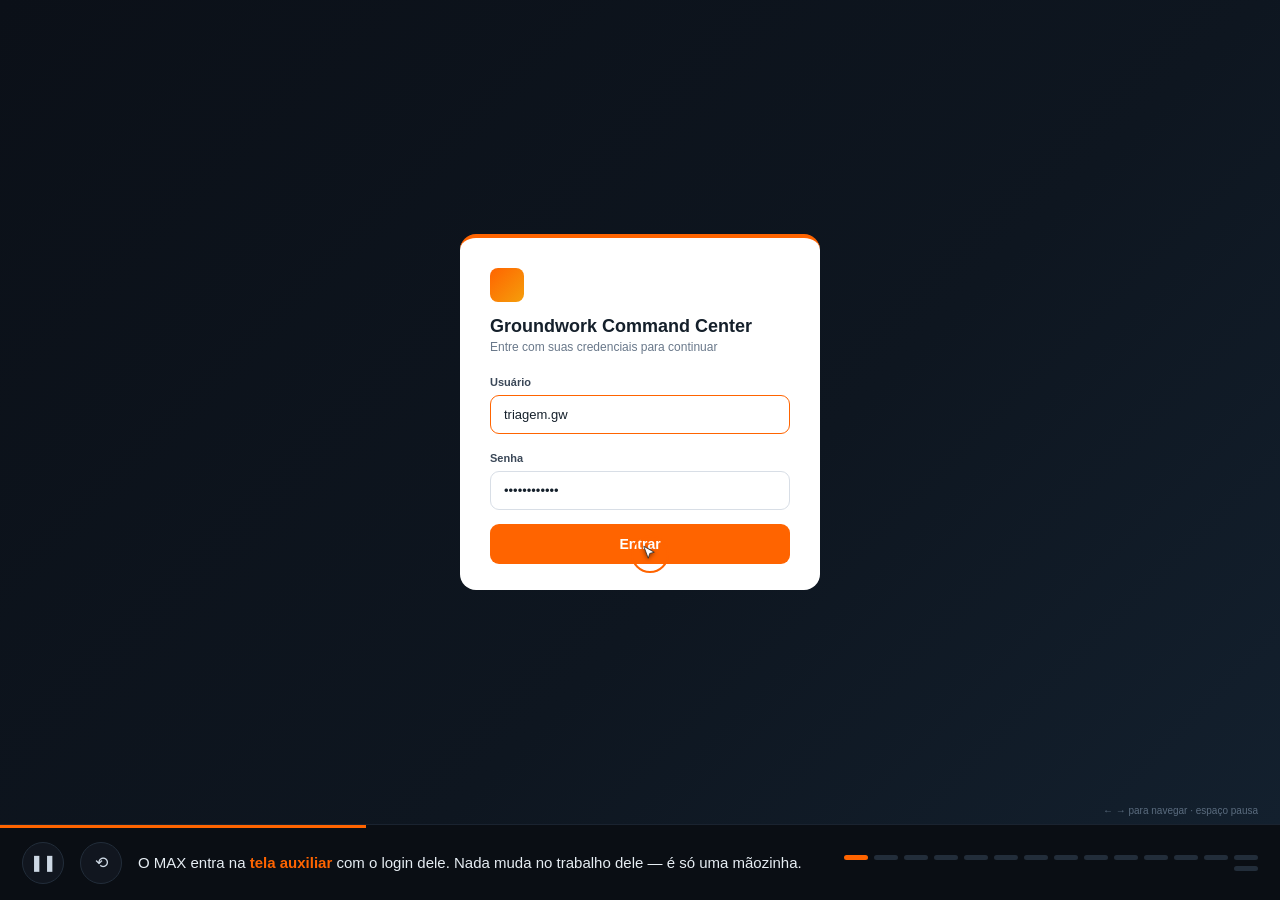
<file: demo_triagem.html>
<!DOCTYPE html>
<html lang="pt-BR">
<head>
<meta charset="utf-8">
<meta name="viewport" content="width=device-width, initial-scale=1">
<title>Triagem Groundwork — Demonstração</title>
<style>
:root{
  --bg:#0b0f16; --bg2:#131d2a; --bg3:#16202e; --border:#243043; --border2:#2a3a4e;
  --text:#e6edf3; --sub:#8a97a6; --muted:#5a6b7e; --orange:#FF6400; --amber:#f59e0b;
  --teal:#00d4a8; --blue:#4f8ef7; --danger:#f43f5e; --ok:#10b981;
  --mono:'SFMono-Regular',Consolas,monospace;
}
*{box-sizing:border-box;margin:0;padding:0}
body{font-family:'Inter','Helvetica Neue',Arial,sans-serif;background:#070b11;color:var(--text);overflow:hidden;height:100vh}
#stage{position:absolute;inset:0 0 76px 0;overflow:hidden}
.screen{position:absolute;inset:0;opacity:0;transition:opacity .5s ease;pointer-events:none;padding:34px 44px;display:flex;flex-direction:column}
.screen.on{opacity:1}

/* fake cursor */
#cursor{position:absolute;width:22px;height:22px;z-index:9999;left:50%;top:50%;transition:left .9s cubic-bezier(.4,.1,.2,1),top .9s cubic-bezier(.4,.1,.2,1);pointer-events:none}
#cursor svg{filter:drop-shadow(0 1px 2px rgba(0,0,0,.5))}
#cursor.click::after{content:'';position:absolute;left:-9px;top:-9px;width:34px;height:34px;border-radius:50%;border:2px solid var(--orange);animation:rip .5s ease-out}
@keyframes rip{from{transform:scale(.2);opacity:.9}to{transform:scale(1.3);opacity:0}}

/* topbar */
.tb{display:flex;align-items:center;justify-content:space-between;border-bottom:1px solid #1c2736;padding-bottom:16px;margin-bottom:20px}
.tb .brand{display:flex;align-items:center;gap:11px}
.tb .hex{width:30px;height:30px;background:linear-gradient(135deg,var(--orange),var(--amber));border-radius:7px}
.tb .bn{font-size:15px;font-weight:800}.tb .bs{font-size:9.5px;color:var(--muted)}
.tb .pill{background:var(--bg3);border:1px solid var(--border);border-radius:20px;padding:5px 13px;font-size:11px;color:#9fe;display:flex;gap:7px;align-items:center}
.tb .pill .dot{width:7px;height:7px;border-radius:50%;background:var(--teal)}

/* login */
.login{position:absolute;inset:0;display:flex;align-items:center;justify-content:center;background:linear-gradient(135deg,#0b1018,#0e1620 60%,#13202e)}
.login .card{background:#fff;color:#15202b;border-radius:16px;padding:30px 30px 26px;width:360px;border-top:4px solid var(--orange)}
.login .hex{width:34px;height:34px;background:linear-gradient(135deg,var(--orange),var(--amber));border-radius:8px;margin-bottom:14px}
.login h2{font-size:18px}.login p{font-size:12px;color:#69788a;margin:3px 0 18px}
.login label{font-size:11px;font-weight:700;color:#3a4757}
.login .inp{border:1px solid #d8dee6;border-radius:9px;padding:11px 13px;margin:5px 0 14px;font-size:13px;color:#15202b}
.login .inp.fill{border-color:var(--orange)}
.login .btn{background:var(--orange);color:#fff;text-align:center;font-weight:700;padding:12px;border-radius:9px;font-size:14px}

.ttl{font-size:26px;font-weight:800;color:var(--orange);letter-spacing:-.5px}
.ttlsub{color:var(--sub);font-size:12.5px;margin-top:3px}
.head{display:flex;justify-content:space-between;align-items:flex-start;margin-bottom:18px}
.aguard{background:var(--bg2);border:1px solid var(--border);border-radius:12px;padding:12px 22px;text-align:center}
.aguard .v{font-size:24px;font-weight:800}.aguard .l{font-size:9px;color:var(--muted);text-transform:uppercase;letter-spacing:.08em}

.kpis{display:grid;grid-template-columns:repeat(4,1fr);gap:12px;margin-bottom:14px}
.kpi{background:var(--bg2);border:1px solid var(--border);border-left:3px solid var(--ok);border-radius:11px;padding:12px 15px}
.kpi.warn{border-left-color:var(--amber)}.kpi.dng{border-left-color:var(--danger)}
.kpi .v{font-size:23px;font-weight:800}.kpi.warn .v{color:var(--amber)}.kpi.dng .v{color:var(--danger)}
.kpi .l{font-size:9.5px;color:var(--muted);text-transform:uppercase;letter-spacing:.05em;margin-top:6px}

.carga{background:var(--bg2);border:1px solid var(--border);border-radius:12px;padding:13px 16px;margin-bottom:16px}
.carga .hd{font-size:10px;text-transform:uppercase;letter-spacing:.08em;color:var(--muted);margin-bottom:10px}
.chips{display:flex;gap:8px;flex-wrap:wrap}
.chip{background:var(--bg3);border:1px solid var(--border);border-radius:9px;padding:7px 11px;font-size:12px;font-weight:600;display:flex;gap:7px;align-items:center}
.chip.crit{border-color:#5b2230;background:#1e1216}
.chip .n{font-family:var(--mono);font-weight:700}.chip.crit .n{color:var(--danger)}
.chip .cb{border:1px solid #2c3a4c;border-radius:5px;padding:2px 7px;font-size:9px;color:var(--muted)}

.filtros{display:flex;gap:7px;margin-bottom:13px;align-items:center}
.flbl{font-size:10px;color:var(--muted);text-transform:uppercase;letter-spacing:.06em;margin-right:3px}
.fchip{background:var(--bg2);border:1px solid var(--border);border-radius:20px;padding:6px 13px;font-size:12px;color:#cdd8e4}
.fchip.on{background:linear-gradient(135deg,rgba(255,100,0,.2),rgba(255,100,0,.07));border-color:rgba(255,100,0,.5);color:#FF8c42}

.tcard{background:#0f1824;border:1px solid #233246;border-radius:13px;padding:15px 18px;margin-bottom:11px;transition:border-color .3s,box-shadow .3s}
.tcard.urg{border-color:rgba(244,63,94,.4);box-shadow:inset 4px 0 0 var(--danger)}
.tcard.pick{border-color:var(--teal);box-shadow:0 0 0 2px rgba(0,212,168,.3)}
.tcard .hd2{display:flex;align-items:center;gap:11px;margin-bottom:9px}
.tnum{color:var(--teal);background:rgba(0,212,168,.1);border:1px solid rgba(0,212,168,.25);border-radius:6px;padding:3px 9px;font-family:var(--mono);font-size:11px}
.tcli{font-weight:800;font-size:14px}
.tmod{background:rgba(79,142,247,.12);color:#7fb0ff;border:1px solid rgba(79,142,247,.3);border-radius:5px;padding:3px 8px;font-size:9.5px;font-weight:700}
.tage{margin-left:auto;color:var(--muted);font-family:var(--mono);font-size:10px;background:var(--bg3);border:1px solid var(--border);border-radius:6px;padding:3px 9px}
.tass{color:#aeb9c6;font-style:italic;font-size:12.5px;background:#0b121b;border-left:3px solid var(--border);border-radius:0 7px 7px 0;padding:9px 12px;margin-bottom:8px}
.tprev{color:var(--sub);font-size:11.5px;margin-bottom:8px;line-height:1.5}
.tsug{font-size:12px;color:var(--sub);margin-bottom:11px}.tsug b{color:var(--teal)}
.tsug.urg{color:#f08c9e;font-weight:600}
.tacts{display:flex;gap:7px;align-items:center;flex-wrap:wrap}
.tacts .l{font-size:9.5px;color:var(--muted);text-transform:uppercase;letter-spacing:.06em;margin-right:3px}
.sqbtn{background:var(--bg3);border:1px solid var(--border);border-radius:8px;color:#cdd8e4;font-size:11.5px;font-weight:600;padding:7px 13px}
.sqbtn.on{background:linear-gradient(135deg,rgba(0,212,168,.18),rgba(0,212,168,.06));border-color:rgba(0,212,168,.45);color:var(--teal)}

/* modal */
.ov{position:absolute;inset:0;background:rgba(8,11,16,.7);backdrop-filter:blur(3px);display:flex;align-items:center;justify-content:center;opacity:0;transition:opacity .4s;pointer-events:none}
.ov.on{opacity:1}
.modal{background:var(--bg2);border:1px solid var(--border2);border-radius:14px;width:430px;overflow:hidden}
.modal .mh{padding:16px 20px;border-bottom:1px solid var(--border)}
.modal .mt{font-weight:800;font-size:15px}.modal .ms{font-size:11px;color:var(--muted);margin-top:3px}
.modal .mb{padding:14px 18px}
.arow{display:flex;align-items:center;gap:11px;background:var(--bg3);border:1px solid var(--border);border-radius:9px;padding:10px 13px;margin-bottom:7px}
.av{width:26px;height:26px;border-radius:50%;background:#1d2a3a;color:#7fb0ff;font-size:10px;font-weight:700;display:flex;align-items:center;justify-content:center}
.anm{flex:1;font-size:13px}
.aload{font-family:var(--mono);font-size:11.5px;font-weight:700}
.aload.ok{color:var(--ok)}.aload.warn{color:var(--amber)}.aload.crit{color:var(--danger)}
.mcobr{white-space:pre-wrap;font-family:var(--mono);font-size:11.5px;line-height:1.6;background:var(--bg3);border:1px solid var(--border);border-radius:9px;padding:14px;color:#cdd8e4;max-height:300px;overflow:auto}
.mfoot{padding:12px 18px;border-top:1px solid var(--border);text-align:right}
.copybtn{background:transparent;border:1px solid var(--orange);color:var(--orange);font-weight:700;border-radius:8px;padding:8px 14px;font-size:12px}

/* atendentes */
.athero{background:linear-gradient(135deg,#0e1620,#131d2a);border:1px solid var(--border);border-radius:14px;padding:18px 22px;margin-bottom:16px}
.athero .t{color:var(--amber);font-size:30px;font-weight:800}
.athero .s{color:var(--sub);font-size:12px;margin-top:6px}
.atgrid{display:grid;grid-template-columns:repeat(4,1fr);gap:11px}
.atc{background:#0f1824;border:1px solid #233246;border-radius:11px;padding:13px 15px}
.atc.crit{border-top:2px solid var(--danger)}
.atc .an{font-size:12px;font-weight:700;color:#cdd8e4;margin-bottom:6px}
.atc .av2{font-size:24px;font-weight:800;color:var(--danger)}.atc .av2.ok{color:var(--blue)}
.atc .al{font-size:8.5px;text-transform:uppercase;color:var(--muted);letter-spacing:.04em;margin-top:2px}

/* toast */
#toast{position:absolute;left:50%;bottom:24px;transform:translateX(-50%) translateY(20px);background:#0f1824;border:1px solid var(--teal);color:#cfe;border-radius:10px;padding:11px 18px;font-size:13px;opacity:0;transition:all .4s;z-index:500}
#toast.on{opacity:1;transform:translateX(-50%) translateY(0)}

/* sidebar nav (mini) */
.app{display:flex;height:100%}
.side{width:172px;flex-shrink:0;border-right:1px solid #1c2736;padding-right:18px;margin-right:22px}
.side .sh{font-size:9px;color:var(--muted);text-transform:uppercase;letter-spacing:.12em;margin-bottom:12px}
.nav{display:flex;align-items:center;gap:9px;padding:9px 11px;border-radius:9px;font-size:12.5px;color:var(--sub);margin-bottom:4px}
.nav.on{background:rgba(79,142,247,.12);color:#9fc0ff}
.nav .ic{width:15px;height:15px;border:1.6px solid currentColor;border-radius:4px;opacity:.7}
.main{flex:1;overflow:hidden}

/* control bar */
#bar{position:absolute;left:0;right:0;bottom:0;height:76px;background:#0a0e14;border-top:1px solid #1a2330;display:flex;align-items:center;gap:16px;padding:0 22px;z-index:1000}
#bar .btn{width:42px;height:42px;border-radius:50%;background:#11161f;border:1px solid #222d3a;color:#cdd8e4;display:flex;align-items:center;justify-content:center;cursor:pointer;flex-shrink:0}
#bar .btn:hover{border-color:var(--orange);color:var(--orange)}
#cap{flex:1;font-size:15px;color:#e6edf3;font-weight:500}
#cap b{color:var(--orange)}
#dots{display:flex;gap:6px;flex-wrap:wrap;max-width:420px;justify-content:flex-end}
.dot{width:24px;height:5px;border-radius:3px;background:#222d3a;cursor:pointer;transition:background .3s}
.dot.on{background:var(--orange)}
.dot.done{background:#46627f}
#prog{position:absolute;top:0;left:0;height:3px;background:var(--orange);width:0;transition:width .2s linear}
.kbd{position:absolute;right:22px;bottom:84px;font-size:10px;color:var(--muted)}
.svg-ic{width:18px;height:18px}
</style>
</head>
<body>

<div id="stage">
  <!-- LOGIN -->
  <div class="screen" id="sc-login">
    <div class="login">
      <div class="card">
        <div class="hex"></div>
        <h2>Groundwork Command Center</h2>
        <p>Entre com suas credenciais para continuar</p>
        <label>Usuário</label>
        <div class="inp fill" id="lg-user">triagem.gw</div>
        <label>Senha</label>
        <div class="inp" id="lg-pass">••••••••••••</div>
        <div class="btn" id="lg-btn">Entrar</div>
      </div>
    </div>
  </div>

  <!-- APP (fila / atendentes / cobranca) -->
  <div class="screen" id="sc-app">
    <div class="app">
      <div class="side">
        <div class="sh">Triagem</div>
        <div class="nav on" id="nv-fila"><span class="ic"></span>Fila Agora</div>
        <div class="nav" id="nv-at"><span class="ic"></span>Atendentes</div>
        <div class="nav" id="nv-cob"><span class="ic"></span>Cobrança</div>
      </div>
      <div class="main">
        <!-- TOPBAR -->
        <div class="tb">
          <div class="brand"><div class="hex"></div><div><div class="bn">Groundwork Command Center</div><div class="bs">Operações em tempo real</div></div></div>
          <div class="pill"><span class="dot"></span>Triagem</div>
        </div>
        <!-- VIEW FILA -->
        <div id="v-fila">
          <div class="head">
            <div><div class="ttl">Pra onde vai?</div><div class="ttlsub">2 chamados aguardando você definir pra onde vão</div></div>
            <div class="aguard"><div class="v">2</div><div class="l">Aguardando</div></div>
          </div>
          <div class="kpis">
            <div class="kpi"><div class="v">2</div><div class="l">Na fila agora</div></div>
            <div class="kpi warn"><div class="v">38min</div><div class="l">Mais antigo</div></div>
            <div class="kpi dng"><div class="v">1</div><div class="l">SLA estourando</div></div>
            <div class="kpi"><div class="v">7</div><div class="l">Triados hoje</div></div>
          </div>
          <div class="carga">
            <div class="hd">⚖ Carga das squads · quem está mais cheio</div>
            <div class="chips">
              <span class="chip crit">SSG <span class="n">31</span><span class="cb">cobrar</span></span>
              <span class="chip crit">Protheus <span class="n">22</span><span class="cb">cobrar</span></span>
              <span class="chip">DBA <span class="n">11</span><span class="cb">cobrar</span></span>
              <span class="chip">GWMS <span class="n">1</span><span class="cb">cobrar</span></span>
              <span class="chip">Datasul <span class="n">8</span><span class="cb">cobrar</span></span>
              <span class="chip">Infra <span class="n">4</span><span class="cb">cobrar</span></span>
            </div>
          </div>
          <div class="filtros"><span class="flbl">Filtrar:</span><span class="fchip on">Todas 2</span><span class="fchip">GWMS 1</span><span class="fchip">FISCAL 1</span></div>
          <div class="tcard" id="card-tjba">
            <div class="hd2"><span class="tnum">#…0167</span><span class="tcli">TJBA</span><span class="tmod">INTEGRAÇÃO</span><span class="tage">há 12min</span></div>
            <div class="tass">Dashboard de Topologia automática</div>
            <div class="tprev">Prévia: “Precisamos habilitar o painel de topologia automática no monitoramento, está em branco para todos os usuários…”</div>
            <div class="tsug">💡 <b>TJBA</b> é cliente de <b>GWMS</b></div>
            <div class="tacts"><span class="l">Mandar pra:</span>
              <span class="sqbtn">SSG</span><span class="sqbtn on" id="btn-gwms">GWMS</span><span class="sqbtn">DBA</span><span class="sqbtn">Datasul</span><span class="sqbtn">Infra</span>
            </div>
          </div>
          <div class="tcard urg">
            <div class="hd2"><span class="tnum">#…0182</span><span class="tcli">FADEL</span><span class="tmod">FISCAL</span><span class="tage" style="color:var(--danger);border-color:#5b2230">há 38min</span></div>
            <div class="tass">NF-e não transmite — SEFAZ rejeita</div>
            <div class="tsug urg">🚨 Sinais de urgência: SEFAZ rejeita, não transmite — OTRS diz “Normal”, texto indica URGENTE</div>
            <div class="tacts"><span class="l">Mandar pra:</span>
              <span class="sqbtn on">SSG</span><span class="sqbtn">Protheus</span><span class="sqbtn">GWMS</span><span class="sqbtn">DBA</span>
            </div>
          </div>
        </div>
        <!-- VIEW ATENDENTES -->
        <div id="v-at" style="display:none">
          <div class="athero"><div class="t">ATENÇÃO</div><div class="s">30 atendentes com carga · 107 em atendimento · 1 sobrecarregado · 23 com folga</div></div>
          <div class="filtros"><span class="flbl">Filtrar por fila:</span><span class="fchip on">Todas</span><span class="fchip">GWMS</span><span class="fchip">Protheus</span><span class="fchip">SSG</span><span class="fchip">DBA</span></div>
          <div class="atgrid">
            <div class="atc crit"><div class="an">Jean P.</div><div class="av2">11</div><div class="al">abertos · sobrecarr.</div></div>
            <div class="atc crit"><div class="an">Cristiano S.</div><div class="av2">7</div><div class="al">sob controle</div></div>
            <div class="atc"><div class="an">Débora G.</div><div class="av2 ok">2</div><div class="al">sob controle</div></div>
            <div class="atc"><div class="an">Fábio L.</div><div class="av2 ok">0</div><div class="al">com folga</div></div>
          </div>
        </div>
        <!-- VIEW COBRANCA -->
        <div id="v-cob" style="display:none">
          <div class="head"><div><div class="ttl" style="color:var(--text);font-size:22px">Equipes & Cobrança</div><div class="ttlsub">Carga viva por fila · mensagem de cobrança pronta</div></div></div>
          <div class="carga"><div class="hd">GWMS · 12 chamados ativos · 1 sobrecarregado</div>
            <div class="chips">
              <span class="chip crit">Adriano <span class="n">16</span><span class="cb">cobrar</span></span>
              <span class="chip">João <span class="n">3</span><span class="cb">cobrar</span></span>
              <span class="chip">Pedro <span class="n">8</span><span class="cb">cobrar</span></span>
              <span class="chip" style="border-color:var(--orange);color:var(--orange)">📢 Cobrança coletiva</span>
            </div>
          </div>
        </div>
      </div>
    </div>
  </div>

  <!-- MODAL escolher atendente -->
  <div class="ov" id="ov-pick">
    <div class="modal">
      <div class="mh"><div class="mt">Atendente de GWMS</div><div class="ms">Chamado #…0167 — quem está mais livre aparece no topo</div></div>
      <div class="mb">
        <div class="arow" id="pick-vm"><span class="av">VM</span><span class="anm">Vinicius Mendes</span><span class="aload ok">🟢 1 ativo</span></div>
        <div class="arow"><span class="av">JS</span><span class="anm">João Santos</span><span class="aload ok">🟢 3 ativos</span></div>
        <div class="arow"><span class="av">PL</span><span class="anm">Pedro Luiz</span><span class="aload warn">🟡 8 ativos</span></div>
        <div class="arow"><span class="av">AL</span><span class="anm">Adriano Luiz</span><span class="aload crit">🔴 16 ativos</span></div>
      </div>
    </div>
  </div>

  <!-- MODAL cobranca preview -->
  <div class="ov" id="ov-cob">
    <div class="modal" style="width:480px">
      <div class="mh"><div class="mt">Cobrança coletiva · GWMS</div><div class="ms">Confira a mensagem — depois é só copiar e colar no WhatsApp</div></div>
      <div class="mb"><div class="mcobr">Galera GWMS, bom dia! 👋

📊 Foto da fila hoje:
12 chamados ativos · 1 sobrecarregado

👥 Time:
🔴 Adriano — 16 chamados
🟢 João — 3 chamados

🔥 Mais antigo: #…0142 — 9 dias — Adriano
Bora dar uma re-triagem e dividir? 🙌</div></div>
      <div class="mfoot"><span class="copybtn">📋 Copiar mensagem</span></div>
    </div>
  </div>

  <div id="toast">✓ #…0167 → GWMS · Vinicius Mendes · 8 triados hoje 🚀</div>

  <!-- cursor -->
  <div id="cursor">
    <svg class="svg-ic" viewBox="0 0 24 24" fill="#fff" stroke="#222" stroke-width="1"><path d="M5 3l14 8-6 1.5L11 19z"/></svg>
  </div>
</div>

<div id="bar">
  <div id="prog"></div>
  <div class="btn" id="b-play" title="Pausar/Tocar">❚❚</div>
  <div class="btn" id="b-restart" title="Reiniciar">⟲</div>
  <div id="cap">Carregando…</div>
  <div id="dots"></div>
</div>
<div class="kbd">← → para navegar · espaço pausa</div>

<script>
(function(){
  var $=function(id){return document.getElementById(id);};
  var cursor=$('cursor'), stage=$('stage');

  function show(id){ ['sc-login','sc-app'].forEach(function(s){ $(s).classList.toggle('on', s===id); }); }
  function view(v){ ['fila','at','cob'].forEach(function(x){ var e=$('v-'+x); if(e) e.style.display=(x===v?'':'none'); });
    $('nv-fila').classList.toggle('on',v==='fila'); $('nv-at').classList.toggle('on',v==='at'); $('nv-cob').classList.toggle('on',v==='cob'); }
  function ov(id,on){ var e=$(id); if(e) e.classList.toggle('on',!!on); }
  function moveTo(el){ if(!el){return;} var r=el.getBoundingClientRect(); cursor.style.left=(r.left+r.width*0.5)+'px'; cursor.style.top=(r.top+r.height*0.5)+'px'; }
  function click(){ cursor.classList.remove('click'); void cursor.offsetWidth; cursor.classList.add('click'); }
  function toast(on){ $('toast').classList.toggle('on',!!on); }

  // cada cena: caption + setup() que prepara a tela + alvo do cursor
  var SCENES=[
    {cap:'O MAX entra na <b>tela auxiliar</b> com o login dele. Nada muda no trabalho dele — é só uma mãozinha.',
     run:function(){ show('sc-login'); ov('ov-pick',0); ov('ov-cob',0); toast(0); setTimeout(function(){moveTo($('lg-btn'));},200); setTimeout(click,1100); }},
    {cap:'Esta é a <b>Fila Agora</b>: os chamados novos que ainda não têm dono caem aqui pra ele distribuir.',
     run:function(){ show('sc-app'); view('fila'); ov('ov-pick',0); toast(0); moveTo($('card-tjba')); }},
    {cap:'No topo, o <b>resumo do dia</b> — quantos na fila, o mais antigo, quantos com prazo estourando.',
     run:function(){ moveTo(document.querySelector('.kpis .kpi.dng')); }},
    {cap:'E a <b>carga das squads</b>: quem está mais cheio (vermelho). Ajuda a não jogar em cima de quem está afogado.',
     run:function(){ moveTo(document.querySelector('.carga .chips .chip.crit')); }},
    {cap:'Cada chamado é um <b>card</b>: cliente, uma prévia do texto e um <b>palpite</b> de pra onde mandar.',
     run:function(){ view('fila'); moveTo($('card-tjba')); }},
    {cap:'Aqui o palpite diz: <b>TJBA é cliente de GWMS</b>. O botão sugerido fica verde. O MAX confere e decide.',
     run:function(){ moveTo($('btn-gwms')); }},
    {cap:'Repare no 2º card em <b>vermelho</b>: o texto diz “SEFAZ rejeita”. A tela avisa que é urgente, mesmo o OTRS dizendo “Normal”.',
     run:function(){ moveTo(document.querySelector('.tcard.urg')); }},
    {cap:'Ele clica na squad escolhida — <b>GWMS</b>.',
     run:function(){ view('fila'); moveTo($('btn-gwms')); setTimeout(click,900); }},
    {cap:'Abre o quadro de atendentes da squad com a <b>carga de cada um</b> — o mais livre aparece no topo.',
     run:function(){ ov('ov-pick',1); setTimeout(function(){moveTo($('pick-vm'));},350); }},
    {cap:'Clica no atendente mais livre (<b>Vinicius, 1 ativo</b>) e o ticket abre no OTRS pra finalizar o “Move”.',
     run:function(){ ov('ov-pick',1); moveTo($('pick-vm')); setTimeout(click,900); }},
    {cap:'Pronto! A tela confirma com o <b>contador do dia</b>. Rápido e sem adivinhação.',
     run:function(){ ov('ov-pick',0); toast(1); }},
    {cap:'Na aba <b>Atendentes</b> ele vê a carga de toda a equipe — quem está sobrecarregado e quem tem folga.',
     run:function(){ toast(0); view('at'); moveTo($('nv-at')); }},
    {cap:'E na aba <b>Cobrança</b> ele gera a mensagem pronta pra cobrar quem está com chamado parado.',
     run:function(){ view('cob'); moveTo($('nv-cob')); }},
    {cap:'A mensagem aparece <b>antes de copiar</b> — ele confere e só então manda no WhatsApp. Nada às cegas.',
     run:function(){ view('cob'); ov('ov-cob',1); setTimeout(function(){moveTo(document.querySelector('#ov-cob .copybtn'));},350); }},
    {cap:'É isso! Bater o olho, seguir o palpite (ou não), mandar pra quem tem espaço. <b>Bora triar 🚀</b>',
     run:function(){ ov('ov-cob',0); view('fila'); moveTo($('card-tjba')); }}
  ];

  var i=0, playing=true, timer=null, prog=null, DUR=4200;
  var dots=$('dots');
  SCENES.forEach(function(_,k){ var d=document.createElement('div'); d.className='dot'; d.onclick=function(){ go(k); }; dots.appendChild(d); });

  function paint(){
    Array.prototype.forEach.call(dots.children,function(d,k){ d.className='dot'+(k===i?' on':(k<i?' done':'')); });
    $('cap').innerHTML=SCENES[i].cap;
  }
  function startProg(){
    var p=$('prog'), t0=Date.now();
    clearInterval(prog);
    prog=setInterval(function(){ if(!playing){return;} var f=Math.min(1,(Date.now()-t0)/DUR); p.style.width=(f*100)+'%'; if(f>=1){ p.style.width='0%'; t0=Date.now(); } },60);
  }
  function schedule(){ clearTimeout(timer); if(!playing){return;} timer=setTimeout(function(){ next(); }, DUR); }
  function render(){ try{ SCENES[i].run(); }catch(e){} paint(); schedule(); }
  function go(k){ i=(k+SCENES.length)%SCENES.length; $('prog').style.width='0%'; render(); if(playing) startProg(); }
  function next(){ go(i+1); }
  function prev(){ go(i-1); }

  $('b-play').onclick=function(){ playing=!playing; this.textContent=playing?'❚❚':'►'; if(playing){ startProg(); schedule(); } else { clearTimeout(timer); } };
  $('b-restart').onclick=function(){ go(0); };
  document.addEventListener('keydown',function(e){
    if(e.key==='ArrowRight'){ next(); } else if(e.key==='ArrowLeft'){ prev(); }
    else if(e.key===' '){ e.preventDefault(); $('b-play').click(); }
  });

  // start
  show('sc-login'); playing=true; render(); startProg();
})();
</script>
</body>
</html>
</file>
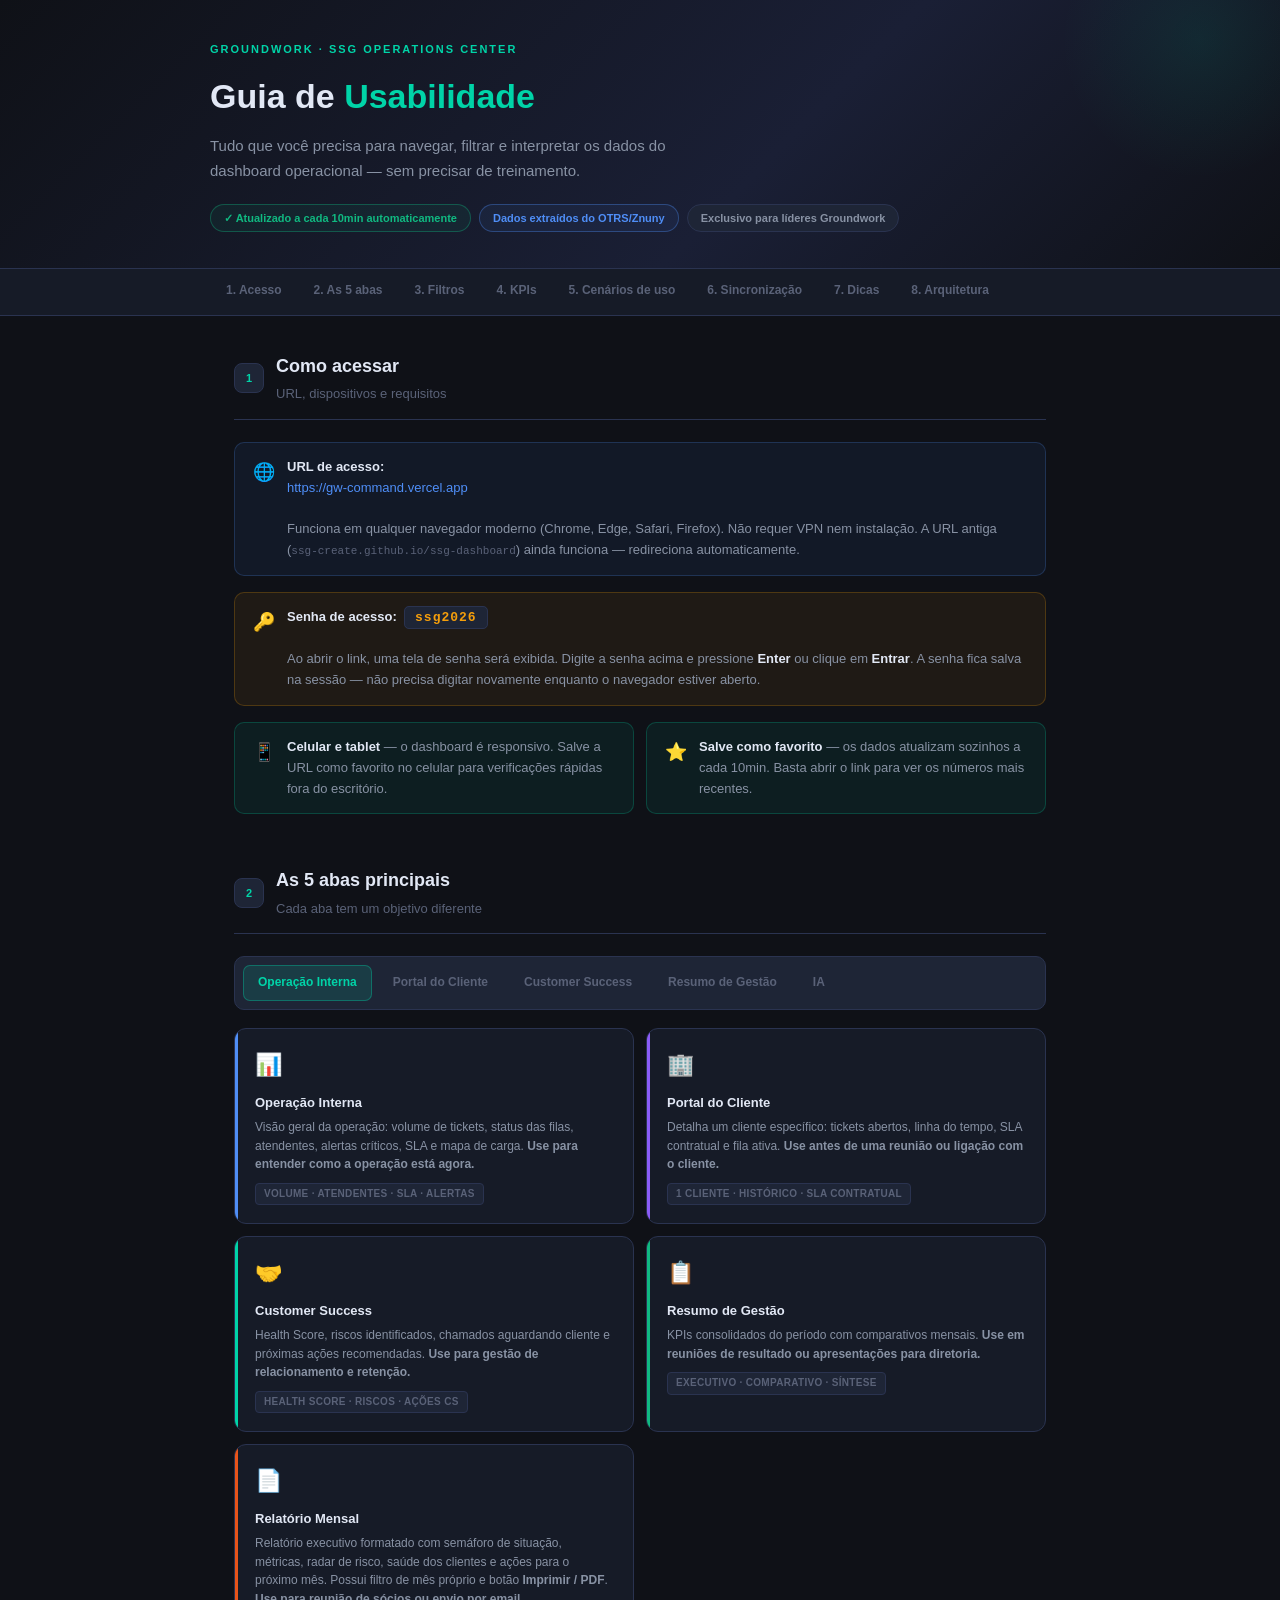
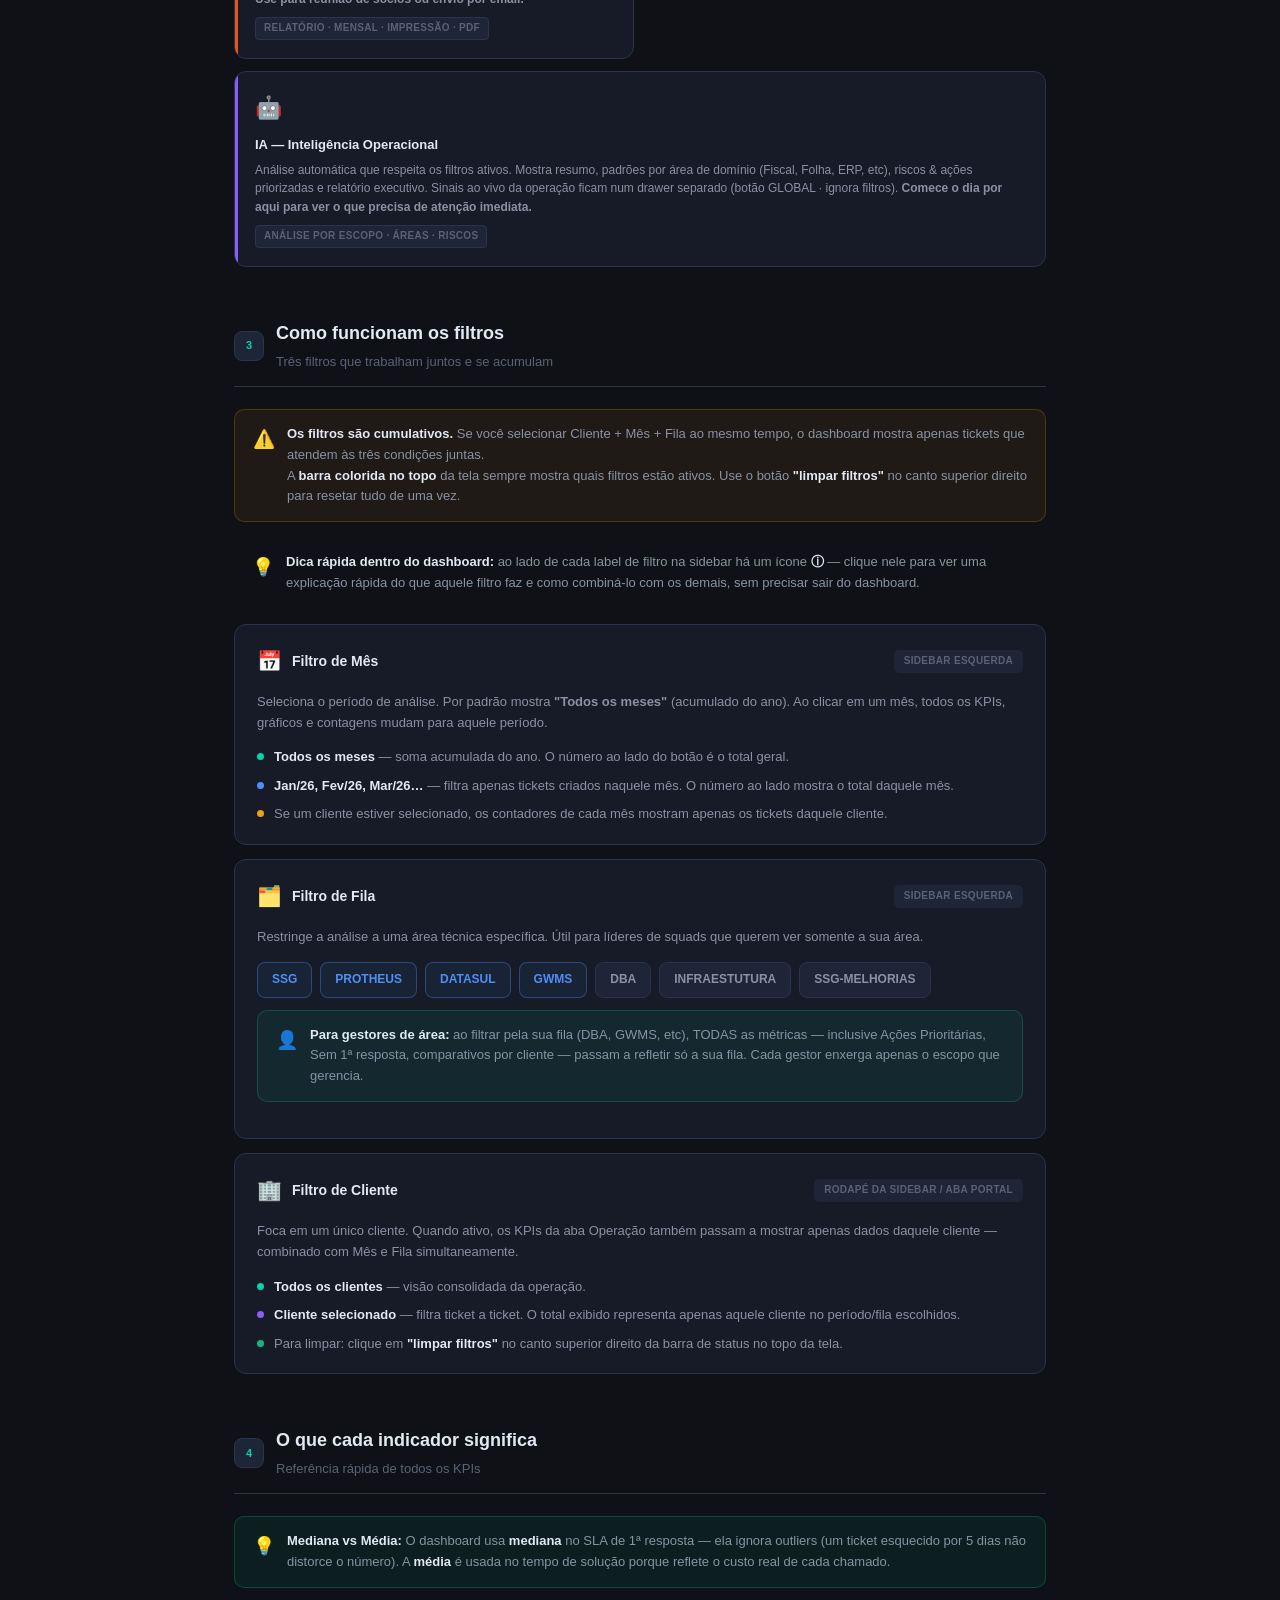
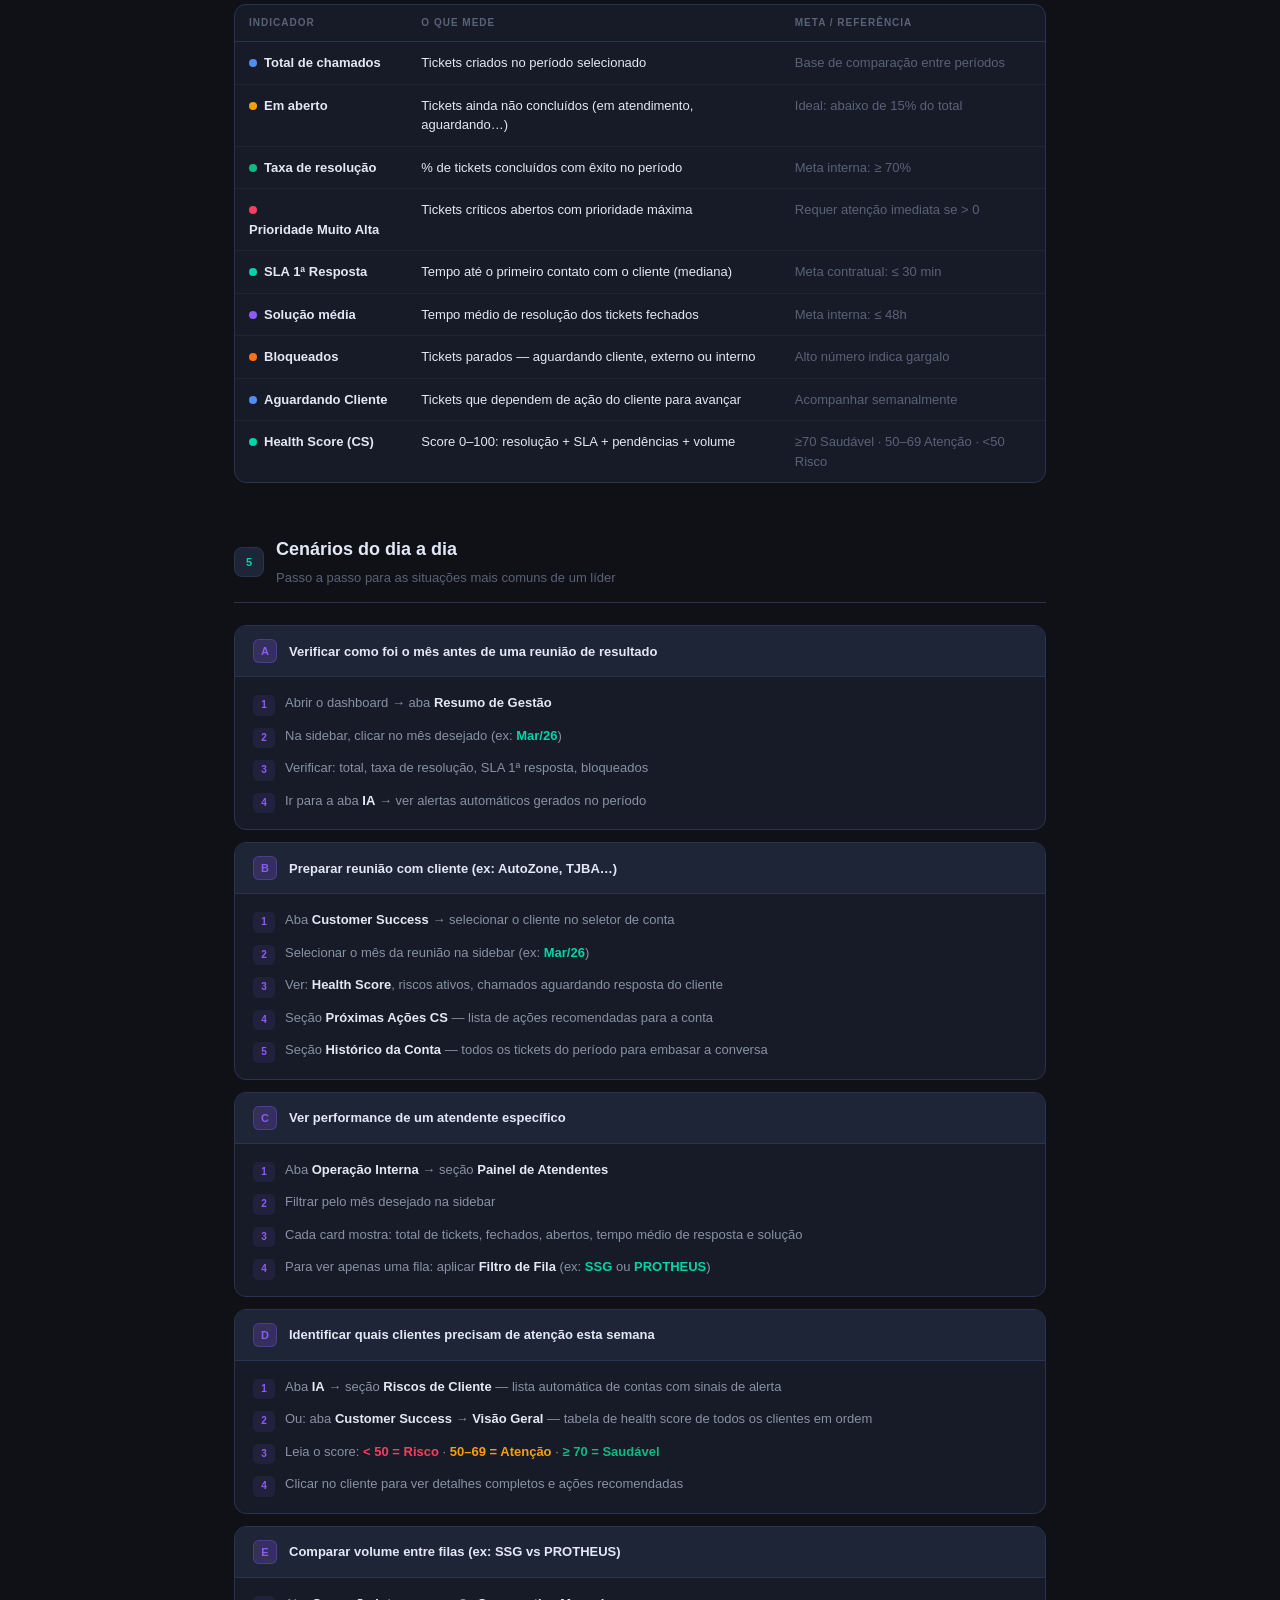
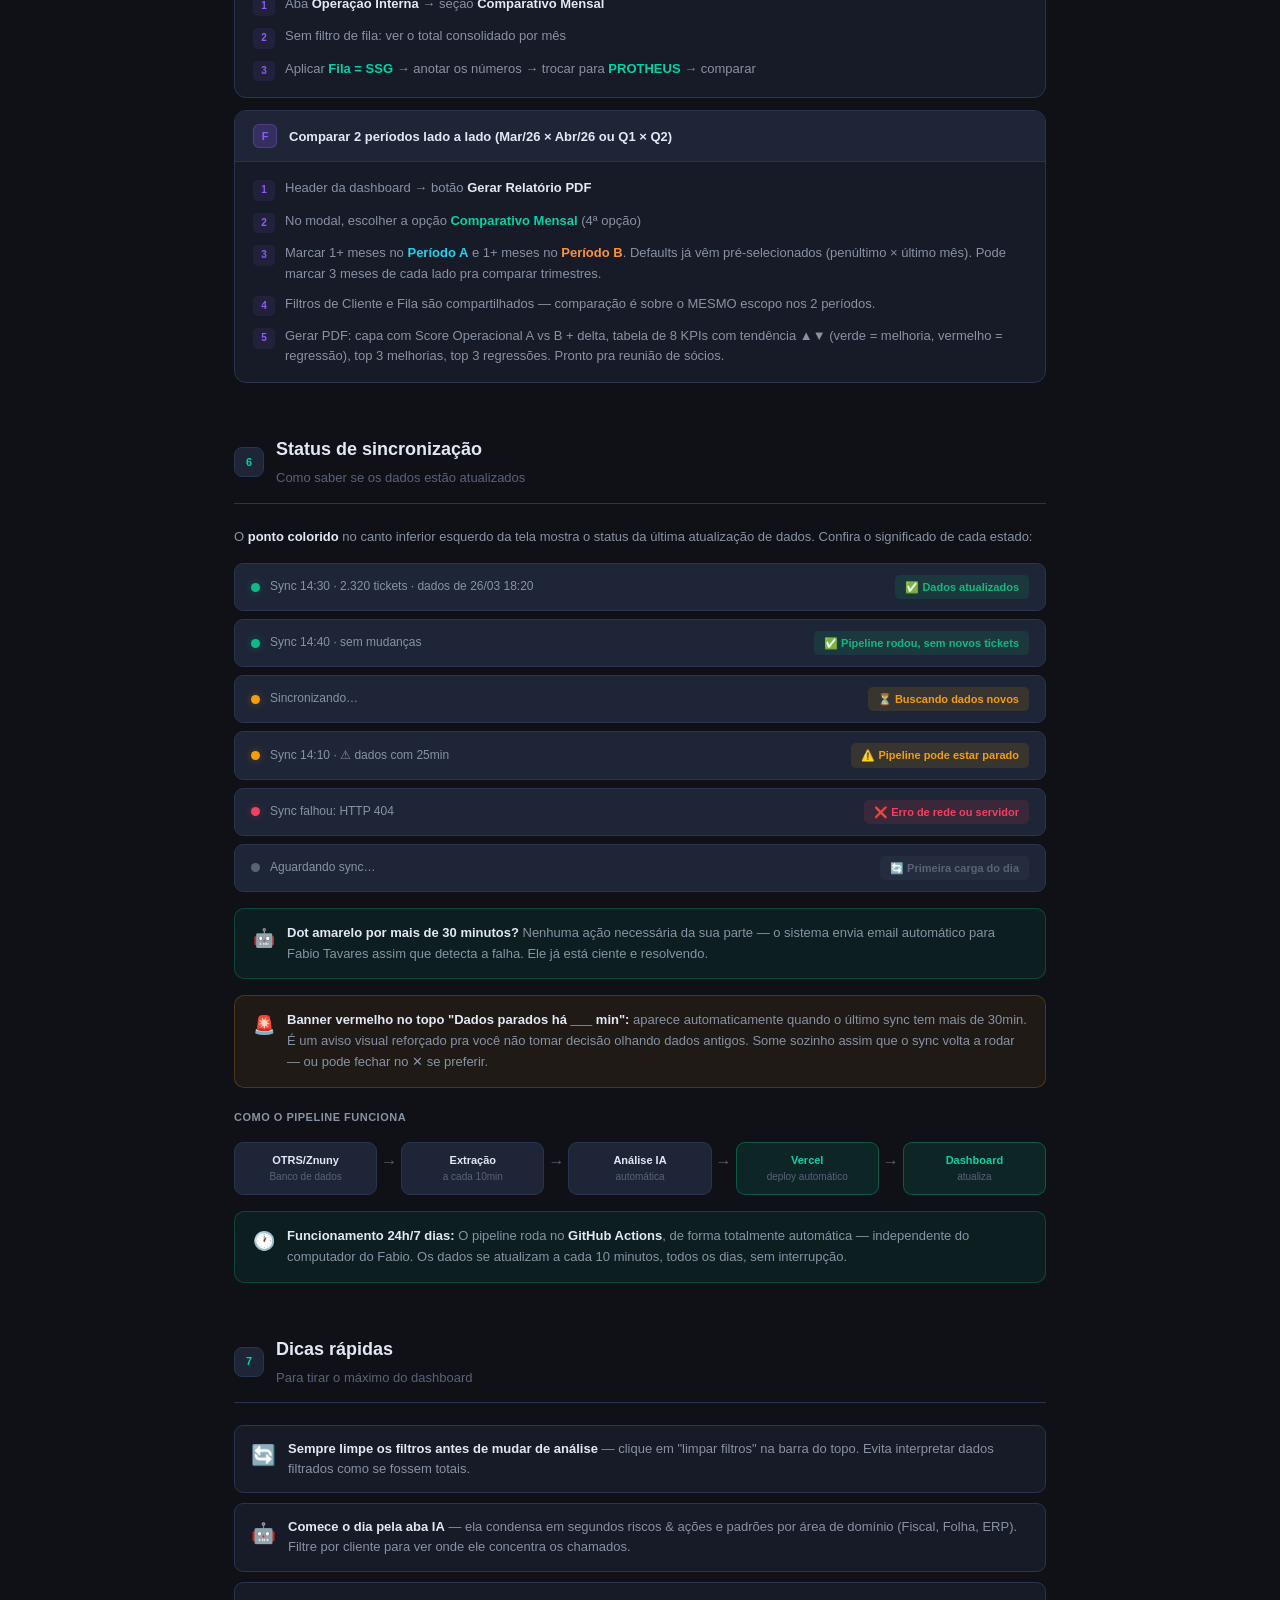
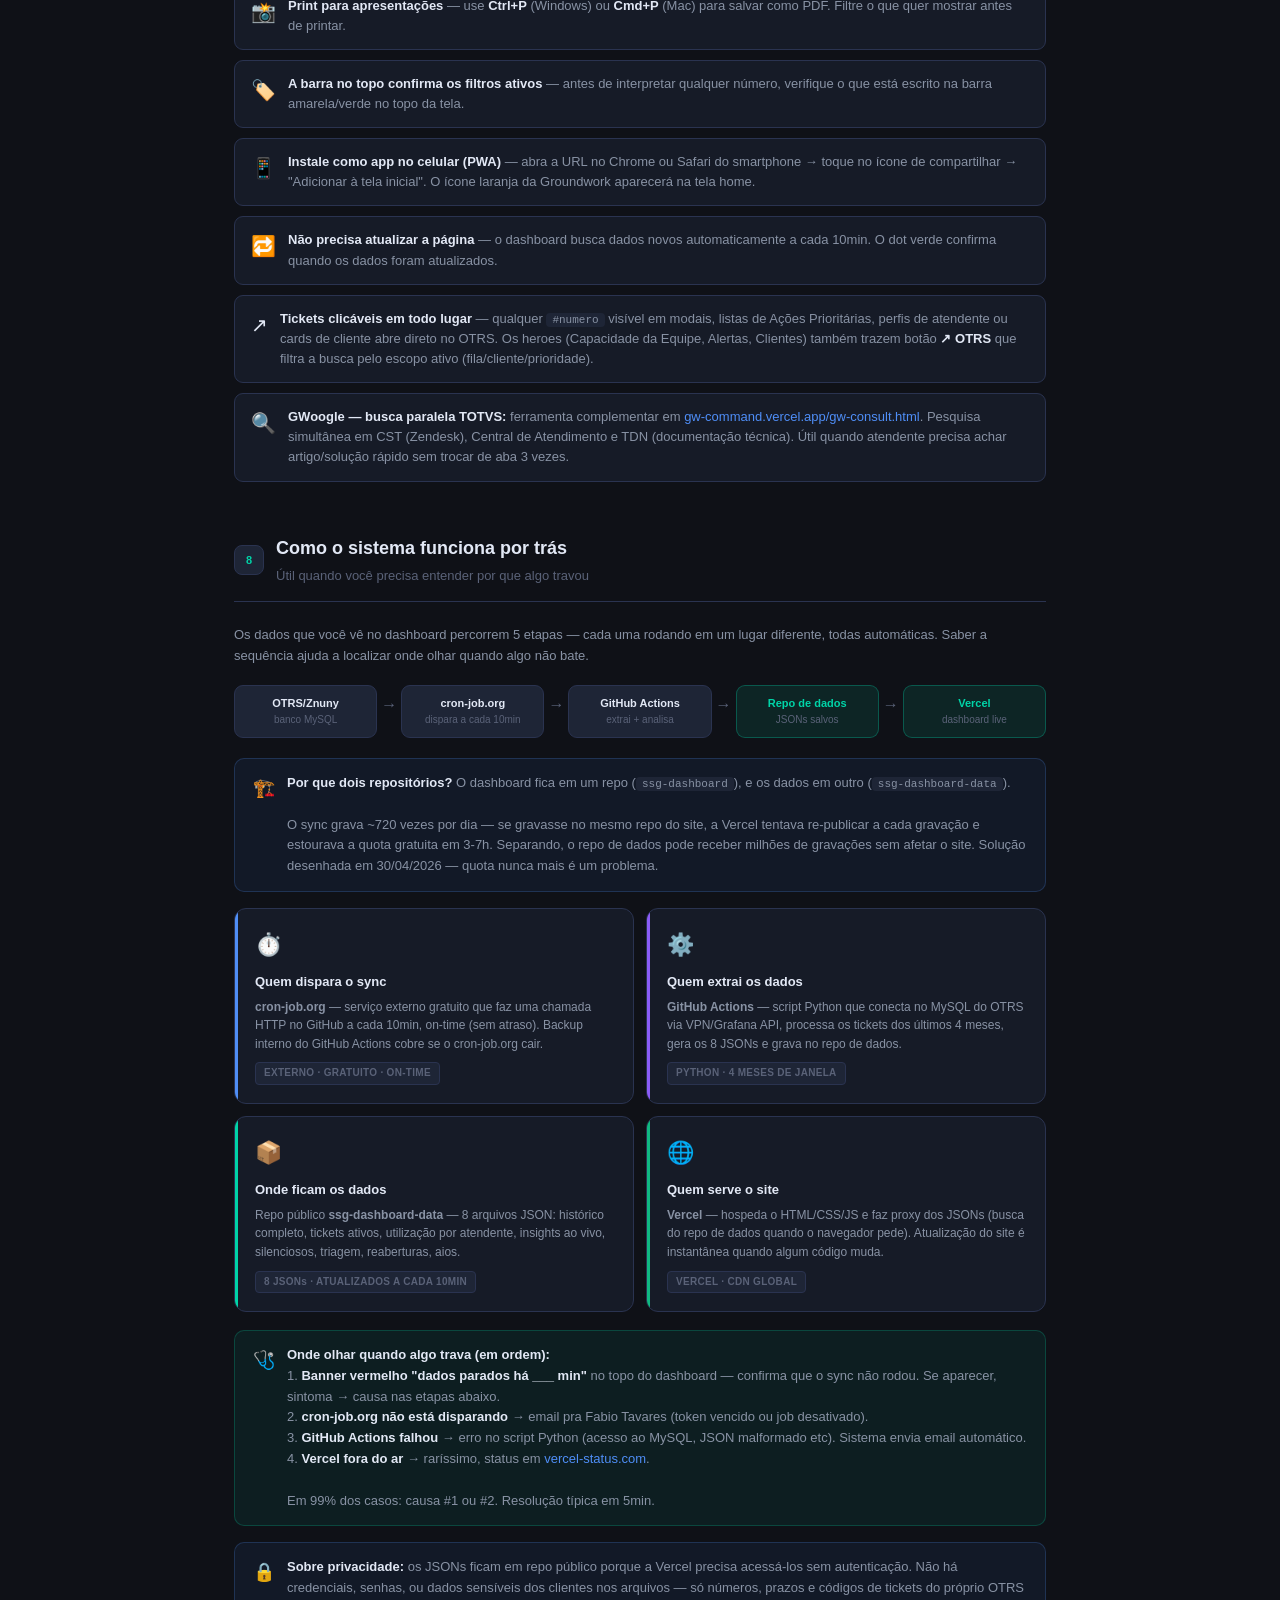
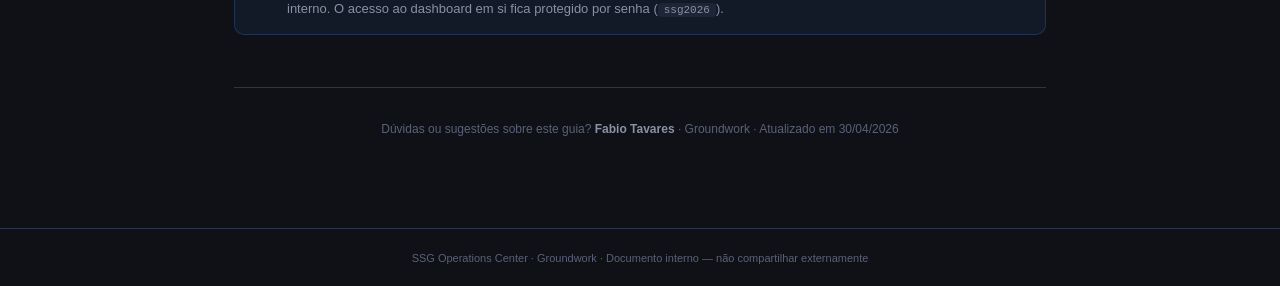
<file: guia.html>
<!DOCTYPE html>
<html lang="pt-BR">
<head>
<meta charset="UTF-8">
<meta name="viewport" content="width=device-width, initial-scale=1.0">
<title>Guia de Uso — SSG Operations Center</title>
<style>
:root{
  --bg:#0f1117;--bg2:#161b27;--bg3:#1e2536;--bg4:#242c3d;
  --border:#2a3350;--text:#e2e8f5;--sub:#8892a4;--muted:#5a6278;
  --blue:#4f8ef7;--teal:#00d4a8;--ok:#10b981;--warn:#f59e0b;
  --danger:#f43f5e;--purple:#8b5cf6;--orange:#f97316;
  --radius:12px; --gap:16px;
}
*{box-sizing:border-box;margin:0;padding:0}
body{background:var(--bg);color:var(--text);font-family:-apple-system,BlinkMacSystemFont,'Segoe UI',sans-serif;font-size:15px;line-height:1.65}
a{color:var(--blue);text-decoration:none}
a:hover{text-decoration:underline}

/* ── HOMOLOGATION BANNER ── */
.hom-banner{
  background:repeating-linear-gradient(135deg,rgba(245,158,11,.08) 0px,rgba(245,158,11,.08) 10px,transparent 10px,transparent 20px);
  border-bottom:2px solid var(--warn);
  padding:14px 24px;
  display:flex;align-items:center;gap:14px;flex-wrap:wrap;
}
.hom-icon{font-size:20px;flex-shrink:0}
.hom-text{flex:1;min-width:200px}
.hom-title{font-size:13px;font-weight:800;color:var(--warn);letter-spacing:.5px;text-transform:uppercase}
.hom-desc{font-size:12px;color:var(--sub);margin-top:2px}
.hom-badge{background:rgba(245,158,11,.15);border:1px solid rgba(245,158,11,.4);border-radius:6px;padding:4px 12px;font-size:11px;font-weight:700;color:var(--warn);white-space:nowrap;flex-shrink:0}

/* ── HERO ── */
.hero{
  background:linear-gradient(135deg,#0f1117 0%,#1a1f35 60%,#0f1117 100%);
  border-bottom:1px solid var(--border);
  padding:40px 24px 36px;
  position:relative;overflow:hidden;
}
.hero::after{
  content:'';position:absolute;top:-100px;right:-60px;width:280px;height:280px;border-radius:50%;
  background:radial-gradient(circle,rgba(0,212,168,.09) 0%,transparent 70%);pointer-events:none;
}
.hero-inner{max-width:860px;margin:0 auto;position:relative;z-index:1}
.hero-eye{font-size:11px;font-weight:700;letter-spacing:2px;color:var(--teal);text-transform:uppercase;margin-bottom:10px}
.hero-title{font-size:clamp(24px,5vw,34px);font-weight:800;margin-bottom:10px}
.hero-title span{color:var(--teal)}
.hero-sub{color:var(--sub);font-size:15px;max-width:520px;margin-bottom:20px}
.hero-chips{display:flex;gap:8px;flex-wrap:wrap}
.chip{background:var(--bg3);border:1px solid var(--border);border-radius:20px;padding:4px 13px;font-size:11px;font-weight:600;color:var(--sub)}
.chip.green{border-color:rgba(16,185,129,.35);color:var(--ok);background:rgba(16,185,129,.07)}
.chip.blue{border-color:rgba(79,142,247,.35);color:var(--blue);background:rgba(79,142,247,.07)}

/* ── NAV ÍNDICE ── */
.toc{background:var(--bg2);border-bottom:1px solid var(--border);padding:0 24px;overflow-x:auto;white-space:nowrap}
.toc-inner{max-width:860px;margin:0 auto;display:flex;gap:0}
.toc-a{display:inline-block;padding:12px 16px;font-size:12px;font-weight:600;color:var(--muted);border-bottom:2px solid transparent;transition:all .15s;cursor:pointer;text-decoration:none}
.toc-a:hover{color:var(--text);border-color:var(--teal)}

/* ── LAYOUT ── */
.wrap{max-width:860px;margin:0 auto;padding:36px 24px 80px}

/* ── SECTION ── */
.sec{margin-bottom:52px;scroll-margin-top:56px}
.sec-hdr{display:flex;align-items:center;gap:12px;margin-bottom:22px;padding-bottom:14px;border-bottom:1px solid var(--border)}
.sec-num{width:30px;height:30px;border-radius:8px;background:var(--bg3);border:1px solid var(--border);display:flex;align-items:center;justify-content:center;font-size:11px;font-weight:800;color:var(--teal);flex-shrink:0}
.sec-ttl{font-size:18px;font-weight:700}
.sec-sub{font-size:13px;color:var(--muted);margin-top:2px}

/* ── CALLOUT ── */
.callout{border-radius:10px;padding:14px 18px;margin-bottom:16px;display:flex;gap:12px;align-items:flex-start}
.callout.tip{background:rgba(0,212,168,.07);border:1px solid rgba(0,212,168,.22)}
.callout.warn{background:rgba(245,158,11,.07);border:1px solid rgba(245,158,11,.22)}
.callout.info{background:rgba(79,142,247,.07);border:1px solid rgba(79,142,247,.22)}
.callout.danger{background:rgba(244,63,94,.07);border:1px solid rgba(244,63,94,.22)}
.callout-ico{font-size:18px;flex-shrink:0;padding-top:1px}
.callout-body{font-size:13px;color:var(--sub);line-height:1.6}
.callout-body strong{color:var(--text)}

/* ── GRID ── */
.grid{display:grid;gap:12px}
.g2{grid-template-columns:1fr 1fr}
.g3{grid-template-columns:1fr 1fr 1fr}
@media(max-width:580px){.g2,.g3{grid-template-columns:1fr}}
@media(max-width:760px){.g3{grid-template-columns:1fr 1fr}}

/* ── CARD ── */
.card{background:var(--bg2);border:1px solid var(--border);border-radius:var(--radius);padding:18px 20px;position:relative;overflow:hidden}
.card-bar{position:absolute;top:0;left:0;width:3px;height:100%;border-radius:3px 0 0 3px}
.c-ico{font-size:22px;margin-bottom:8px}
.c-name{font-size:13px;font-weight:700;margin-bottom:5px}
.c-desc{font-size:12px;color:var(--sub);line-height:1.55}
.c-tag{display:inline-block;background:var(--bg3);border:1px solid var(--border);border-radius:4px;padding:2px 8px;font-size:10px;font-weight:600;color:var(--muted);margin-top:9px;letter-spacing:.3px}

/* ── TAB VISUAL ── */
.tabs-vis{display:flex;gap:6px;flex-wrap:wrap;background:var(--bg3);border:1px solid var(--border);border-radius:10px;padding:8px;margin-bottom:18px}
.tab-v{padding:7px 14px;border-radius:7px;font-size:12px;font-weight:700;color:var(--muted);cursor:default;border:1px solid transparent;transition:all .15s}
.tab-v.on{background:rgba(0,212,168,.13);border-color:rgba(0,212,168,.35);color:var(--teal)}

/* ── FILTRO BOX ── */
.fbox{background:var(--bg2);border:1px solid var(--border);border-radius:var(--radius);padding:20px 22px;margin-bottom:14px}
.fbox-hdr{display:flex;align-items:center;gap:10px;margin-bottom:14px}
.fbox-ico{font-size:20px}
.fbox-name{font-size:14px;font-weight:700}
.fbox-where{font-size:10px;font-weight:700;color:var(--muted);background:var(--bg3);border-radius:5px;padding:3px 10px;margin-left:auto;letter-spacing:.3px;text-transform:uppercase}
.fbox-desc{font-size:13px;color:var(--sub);margin-bottom:14px;line-height:1.6}
.flist{display:flex;flex-direction:column;gap:9px}
.fi{display:flex;align-items:flex-start;gap:10px}
.fi-dot{width:7px;height:7px;border-radius:50%;flex-shrink:0;margin-top:6px}
.fi-t{font-size:13px;color:var(--sub);line-height:1.5}
.fi-t strong{color:var(--text)}

/* ── FLOW VISUAL ── */
.flow{display:flex;align-items:center;gap:0;flex-wrap:wrap;margin:16px 0}
.flow-step{display:flex;flex-direction:column;align-items:center;gap:4px;flex:1;min-width:80px}
.flow-box{background:var(--bg3);border:1px solid var(--border);border-radius:9px;padding:10px 14px;text-align:center;width:100%;font-size:11px;font-weight:700;color:var(--text);line-height:1.4}
.flow-box span{display:block;font-size:10px;color:var(--muted);font-weight:400;margin-top:2px}
.flow-box.hi{background:rgba(0,212,168,.1);border-color:rgba(0,212,168,.3);color:var(--teal)}
.flow-arrow{color:var(--muted);font-size:16px;padding:0 4px;flex-shrink:0;margin-top:-12px}
@media(max-width:500px){.flow{flex-direction:column;align-items:flex-start}.flow-arrow{transform:rotate(90deg);margin:0 auto}}

/* ── KPI TABLE ── */
.ktbl{width:100%;border-collapse:collapse}
.ktbl th{text-align:left;font-size:10px;font-weight:700;letter-spacing:1px;text-transform:uppercase;color:var(--muted);padding:10px 14px;border-bottom:1px solid var(--border)}
.ktbl td{padding:11px 14px;border-bottom:1px solid rgba(255,255,255,.04);font-size:13px;vertical-align:top;line-height:1.5}
.ktbl tr:last-child td{border-bottom:none}
.ktbl tr:hover td{background:rgba(255,255,255,.02)}
.kn{font-weight:700;color:var(--text);white-space:nowrap}
.kdot{display:inline-block;width:8px;height:8px;border-radius:50%;margin-right:7px;flex-shrink:0}
.kmeta{font-size:11px;color:var(--muted)}

/* ── SCENARIO ── */
.scene{background:var(--bg2);border:1px solid var(--border);border-radius:var(--radius);overflow:hidden;margin-bottom:12px}
.scene-hdr{display:flex;align-items:center;gap:12px;padding:13px 18px;background:var(--bg3);border-bottom:1px solid var(--border)}
.scene-letter{width:24px;height:24px;border-radius:6px;background:rgba(139,92,246,.2);border:1px solid rgba(139,92,246,.3);display:flex;align-items:center;justify-content:center;font-size:11px;font-weight:800;color:var(--purple);flex-shrink:0}
.scene-title{font-size:13px;font-weight:700}
.scene-body{padding:16px 18px}
.steps{display:flex;flex-direction:column;gap:10px}
.step{display:flex;gap:10px;align-items:flex-start}
.step-n{font-size:10px;font-weight:800;color:var(--purple);background:rgba(139,92,246,.1);border-radius:5px;padding:2px 7px;flex-shrink:0;margin-top:2px;min-width:22px;text-align:center}
.step-t{font-size:13px;color:var(--sub);line-height:1.55}
.step-t strong{color:var(--text)}
.step-t .hl{color:var(--teal);font-weight:700}

/* ── SYNC DEMO ── */
.sync-list{display:flex;flex-direction:column;gap:8px;margin-top:14px}
.sync-row{display:flex;align-items:center;gap:10px;background:var(--bg3);border:1px solid var(--border);border-radius:9px;padding:11px 16px;flex-wrap:wrap;gap:10px}
.sdot{width:9px;height:9px;border-radius:50%;flex-shrink:0}
.sdot.g{background:#10b981;box-shadow:0 0 8px #10b98155}
.sdot.y{background:#f59e0b;box-shadow:0 0 8px #f59e0b55}
.sdot.r{background:#f43f5e;box-shadow:0 0 8px #f43f5e55}
.sdot.gr{background:#5a6278}
.slbl{font-size:12px;color:var(--sub);flex:1;min-width:160px}
.smeaning{font-size:11px;font-weight:700;padding:3px 10px;border-radius:5px;white-space:nowrap}
.sm-ok{background:rgba(16,185,129,.12);color:var(--ok)}
.sm-warn{background:rgba(245,158,11,.12);color:var(--warn)}
.sm-danger{background:rgba(244,63,94,.12);color:var(--danger)}
.sm-muted{background:var(--bg4);color:var(--muted)}

/* ── QUEUES ── */
.queue-grid{display:flex;flex-wrap:wrap;gap:8px;margin-top:12px}
.q{background:var(--bg3);border:1px solid var(--border);border-radius:8px;padding:7px 14px;font-size:12px;font-weight:700;color:var(--sub)}
.q.hi{border-color:rgba(79,142,247,.35);color:var(--blue);background:rgba(79,142,247,.07)}

/* ── DICA RÁPIDA ── */
.tip-list{display:flex;flex-direction:column;gap:10px}
.tip-row{display:flex;gap:12px;align-items:flex-start;background:var(--bg2);border:1px solid var(--border);border-radius:9px;padding:13px 16px}
.tip-ico{font-size:20px;flex-shrink:0}
.tip-txt{font-size:13px;color:var(--sub);line-height:1.55}
.tip-txt strong{color:var(--text)}

/* ── FOOTER ── */
footer{border-top:1px solid var(--border);padding:20px 24px;text-align:center;color:var(--muted);font-size:11px}
hr{border:none;border-top:1px solid var(--border);margin:32px 0}

/* PRINT */
@media print{
  .hom-banner{-webkit-print-color-adjust:exact;print-color-adjust:exact}
  .toc{display:none}
  body{background:#fff;color:#000}
}
</style>
</head>
<body>

<!-- HERO -->
<div class="hero">
  <div class="hero-inner">
    <div class="hero-eye">Groundwork · SSG Operations Center</div>
    <h1 class="hero-title">Guia de <span>Usabilidade</span></h1>
    <p class="hero-sub">Tudo que você precisa para navegar, filtrar e interpretar os dados do dashboard operacional — sem precisar de treinamento.</p>
    <div class="hero-chips">
      <span class="chip green">✓ Atualizado a cada 10min automaticamente</span>
      <span class="chip blue">Dados extraídos do OTRS/Znuny</span>
      <span class="chip">Exclusivo para líderes Groundwork</span>
    </div>
  </div>
</div>

<!-- ÍNDICE -->
<div class="toc">
  <div class="toc-inner">
    <a href="#acesso" class="toc-a">1. Acesso</a>
    <a href="#abas" class="toc-a">2. As 5 abas</a>
    <a href="#filtros" class="toc-a">3. Filtros</a>
    <a href="#kpis" class="toc-a">4. KPIs</a>
    <a href="#cenarios" class="toc-a">5. Cenários de uso</a>
    <a href="#sync" class="toc-a">6. Sincronização</a>
    <a href="#dicas" class="toc-a">7. Dicas</a>
    <a href="#arq" class="toc-a">8. Arquitetura</a>
  </div>
</div>

<div class="wrap">

<!-- ──────────────────────────────────────────
     1. ACESSO
────────────────────────────────────────── -->
<div class="sec" id="acesso">
  <div class="sec-hdr">
    <div class="sec-num">1</div>
    <div><div class="sec-ttl">Como acessar</div><div class="sec-sub">URL, dispositivos e requisitos</div></div>
  </div>

  <div class="callout info">
    <div class="callout-ico">🌐</div>
    <div class="callout-body">
      <strong>URL de acesso:</strong><br>
      <a href="https://gw-command.vercel.app" target="_blank">https://gw-command.vercel.app</a><br><br>
      Funciona em qualquer navegador moderno (Chrome, Edge, Safari, Firefox). Não requer VPN nem instalação. A URL antiga (<code style="font-size:11px;color:var(--muted)">ssg-create.github.io/ssg-dashboard</code>) ainda funciona — redireciona automaticamente.
    </div>
  </div>

  <div class="callout warn">
    <div class="callout-ico">🔑</div>
    <div class="callout-body">
      <strong>Senha de acesso:</strong> &nbsp;<code style="background:var(--bg3);border:1px solid var(--border);border-radius:5px;padding:3px 10px;font-size:13px;font-weight:700;color:var(--warn);letter-spacing:1px">ssg2026</code><br><br>
      Ao abrir o link, uma tela de senha será exibida. Digite a senha acima e pressione <strong>Enter</strong> ou clique em <strong>Entrar</strong>. A senha fica salva na sessão — não precisa digitar novamente enquanto o navegador estiver aberto.
    </div>
  </div>

  <div class="grid g2">
    <div class="callout tip" style="margin:0">
      <div class="callout-ico">📱</div>
      <div class="callout-body"><strong>Celular e tablet</strong> — o dashboard é responsivo. Salve a URL como favorito no celular para verificações rápidas fora do escritório.</div>
    </div>
    <div class="callout tip" style="margin:0">
      <div class="callout-ico">⭐</div>
      <div class="callout-body"><strong>Salve como favorito</strong> — os dados atualizam sozinhos a cada 10min. Basta abrir o link para ver os números mais recentes.</div>
    </div>
  </div>
</div>

<!-- ──────────────────────────────────────────
     2. AS 5 ABAS
────────────────────────────────────────── -->
<div class="sec" id="abas">
  <div class="sec-hdr">
    <div class="sec-num">2</div>
    <div><div class="sec-ttl">As 5 abas principais</div><div class="sec-sub">Cada aba tem um objetivo diferente</div></div>
  </div>

  <div class="tabs-vis">
    <div class="tab-v on">Operação Interna</div>
    <div class="tab-v">Portal do Cliente</div>
    <div class="tab-v">Customer Success</div>
    <div class="tab-v">Resumo de Gestão</div>
    <div class="tab-v">IA</div>
  </div>

  <div class="grid g2" style="margin-bottom:12px">
    <div class="card">
      <div class="card-bar" style="background:var(--blue)"></div>
      <div class="c-ico">📊</div>
      <div class="c-name">Operação Interna</div>
      <div class="c-desc">Visão geral da operação: volume de tickets, status das filas, atendentes, alertas críticos, SLA e mapa de carga. <strong>Use para entender como a operação está agora.</strong></div>
      <div class="c-tag">VOLUME · ATENDENTES · SLA · ALERTAS</div>
    </div>
    <div class="card">
      <div class="card-bar" style="background:var(--purple)"></div>
      <div class="c-ico">🏢</div>
      <div class="c-name">Portal do Cliente</div>
      <div class="c-desc">Detalha um cliente específico: tickets abertos, linha do tempo, SLA contratual e fila ativa. <strong>Use antes de uma reunião ou ligação com o cliente.</strong></div>
      <div class="c-tag">1 CLIENTE · HISTÓRICO · SLA CONTRATUAL</div>
    </div>
    <div class="card">
      <div class="card-bar" style="background:var(--teal)"></div>
      <div class="c-ico">🤝</div>
      <div class="c-name">Customer Success</div>
      <div class="c-desc">Health Score, riscos identificados, chamados aguardando cliente e próximas ações recomendadas. <strong>Use para gestão de relacionamento e retenção.</strong></div>
      <div class="c-tag">HEALTH SCORE · RISCOS · AÇÕES CS</div>
    </div>
    <div class="card">
      <div class="card-bar" style="background:var(--ok)"></div>
      <div class="c-ico">📋</div>
      <div class="c-name">Resumo de Gestão</div>
      <div class="c-desc">KPIs consolidados do período com comparativos mensais. <strong>Use em reuniões de resultado ou apresentações para diretoria.</strong></div>
      <div class="c-tag">EXECUTIVO · COMPARATIVO · SÍNTESE</div>
    </div>
    <div class="card">
      <div class="card-bar" style="background:#E8541A"></div>
      <div class="c-ico">📄</div>
      <div class="c-name">Relatório Mensal</div>
      <div class="c-desc">Relatório executivo formatado com semáforo de situação, métricas, radar de risco, saúde dos clientes e ações para o próximo mês. Possui filtro de mês próprio e botão <strong>Imprimir / PDF</strong>. <strong>Use para reunião de sócios ou envio por email.</strong></div>
      <div class="c-tag">RELATÓRIO · MENSAL · IMPRESSÃO · PDF</div>
    </div>
  </div>

  <div class="card">
    <div class="card-bar" style="background:var(--purple)"></div>
    <div class="c-ico">🤖</div>
    <div class="c-name">IA — Inteligência Operacional</div>
    <div class="c-desc">Análise automática que respeita os filtros ativos. Mostra resumo, padrões por área de domínio (Fiscal, Folha, ERP, etc), riscos & ações priorizadas e relatório executivo. Sinais ao vivo da operação ficam num drawer separado (botão GLOBAL · ignora filtros). <strong>Comece o dia por aqui para ver o que precisa de atenção imediata.</strong></div>
    <div class="c-tag">ANÁLISE POR ESCOPO · ÁREAS · RISCOS</div>
  </div>
</div>

<!-- ──────────────────────────────────────────
     3. FILTROS
────────────────────────────────────────── -->
<div class="sec" id="filtros">
  <div class="sec-hdr">
    <div class="sec-num">3</div>
    <div><div class="sec-ttl">Como funcionam os filtros</div><div class="sec-sub">Três filtros que trabalham juntos e se acumulam</div></div>
  </div>

  <div class="callout warn">
    <div class="callout-ico">⚠️</div>
    <div class="callout-body">
      <strong>Os filtros são cumulativos.</strong> Se você selecionar Cliente + Mês + Fila ao mesmo tempo, o dashboard mostra apenas tickets que atendem às três condições juntas.<br>
      A <strong>barra colorida no topo</strong> da tela sempre mostra quais filtros estão ativos. Use o botão <strong>"limpar filtros"</strong> no canto superior direito para resetar tudo de uma vez.
    </div>
  </div>

  <div class="callout ok" style="margin-top:12px">
    <div class="callout-ico">💡</div>
    <div class="callout-body">
      <strong>Dica rápida dentro do dashboard:</strong> ao lado de cada label de filtro na sidebar há um ícone <strong>ⓘ</strong> — clique nele para ver uma explicação rápida do que aquele filtro faz e como combiná-lo com os demais, sem precisar sair do dashboard.
    </div>
  </div>

  <!-- FILTRO MÊS -->
  <div class="fbox">
    <div class="fbox-hdr">
      <div class="fbox-ico">📅</div>
      <div class="fbox-name">Filtro de Mês</div>
      <div class="fbox-where">Sidebar esquerda</div>
    </div>
    <div class="fbox-desc">Seleciona o período de análise. Por padrão mostra <strong>"Todos os meses"</strong> (acumulado do ano). Ao clicar em um mês, todos os KPIs, gráficos e contagens mudam para aquele período.</div>
    <div class="flist">
      <div class="fi"><div class="fi-dot" style="background:var(--teal)"></div><div class="fi-t"><strong>Todos os meses</strong> — soma acumulada do ano. O número ao lado do botão é o total geral.</div></div>
      <div class="fi"><div class="fi-dot" style="background:var(--blue)"></div><div class="fi-t"><strong>Jan/26, Fev/26, Mar/26…</strong> — filtra apenas tickets criados naquele mês. O número ao lado mostra o total daquele mês.</div></div>
      <div class="fi"><div class="fi-dot" style="background:var(--warn)"></div><div class="fi-t">Se um cliente estiver selecionado, os contadores de cada mês mostram apenas os tickets daquele cliente.</div></div>
    </div>
  </div>

  <!-- FILTRO FILA -->
  <div class="fbox">
    <div class="fbox-hdr">
      <div class="fbox-ico">🗂️</div>
      <div class="fbox-name">Filtro de Fila</div>
      <div class="fbox-where">Sidebar esquerda</div>
    </div>
    <div class="fbox-desc">Restringe a análise a uma área técnica específica. Útil para líderes de squads que querem ver somente a sua área.</div>
    <div class="queue-grid">
      <span class="q hi">SSG</span>
      <span class="q hi">PROTHEUS</span>
      <span class="q hi">DATASUL</span>
      <span class="q hi">GWMS</span>
      <span class="q">DBA</span>
      <span class="q">INFRAESTUTURA</span>
      <span class="q">SSG-MELHORIAS</span>
    </div>
    <div class="callout tip" style="margin-top:12px">
      <div class="callout-ico">👤</div>
      <div class="callout-body"><strong>Para gestores de área:</strong> ao filtrar pela sua fila (DBA, GWMS, etc), TODAS as métricas — inclusive Ações Prioritárias, Sem 1ª resposta, comparativos por cliente — passam a refletir só a sua fila. Cada gestor enxerga apenas o escopo que gerencia.</div>
    </div>
  </div>

  <!-- FILTRO CLIENTE -->
  <div class="fbox">
    <div class="fbox-hdr">
      <div class="fbox-ico">🏢</div>
      <div class="fbox-name">Filtro de Cliente</div>
      <div class="fbox-where">Rodapé da sidebar / aba Portal</div>
    </div>
    <div class="fbox-desc">Foca em um único cliente. Quando ativo, os KPIs da aba Operação também passam a mostrar apenas dados daquele cliente — combinado com Mês e Fila simultaneamente.</div>
    <div class="flist">
      <div class="fi"><div class="fi-dot" style="background:var(--teal)"></div><div class="fi-t"><strong>Todos os clientes</strong> — visão consolidada da operação.</div></div>
      <div class="fi"><div class="fi-dot" style="background:var(--purple)"></div><div class="fi-t"><strong>Cliente selecionado</strong> — filtra ticket a ticket. O total exibido representa apenas aquele cliente no período/fila escolhidos.</div></div>
      <div class="fi"><div class="fi-dot" style="background:var(--ok)"></div><div class="fi-t">Para limpar: clique em <strong>"limpar filtros"</strong> no canto superior direito da barra de status no topo da tela.</div></div>
    </div>
  </div>
</div>

<!-- ──────────────────────────────────────────
     4. KPIs
────────────────────────────────────────── -->
<div class="sec" id="kpis">
  <div class="sec-hdr">
    <div class="sec-num">4</div>
    <div><div class="sec-ttl">O que cada indicador significa</div><div class="sec-sub">Referência rápida de todos os KPIs</div></div>
  </div>

  <div class="callout tip">
    <div class="callout-ico">💡</div>
    <div class="callout-body"><strong>Mediana vs Média:</strong> O dashboard usa <strong>mediana</strong> no SLA de 1ª resposta — ela ignora outliers (um ticket esquecido por 5 dias não distorce o número). A <strong>média</strong> é usada no tempo de solução porque reflete o custo real de cada chamado.</div>
  </div>

  <div style="background:var(--bg2);border:1px solid var(--border);border-radius:var(--radius);overflow:hidden">
    <table class="ktbl">
      <thead><tr><th>Indicador</th><th>O que mede</th><th>Meta / Referência</th></tr></thead>
      <tbody>
        <tr>
          <td><span class="kdot" style="background:var(--blue)"></span><span class="kn">Total de chamados</span></td>
          <td>Tickets criados no período selecionado</td>
          <td class="kmeta">Base de comparação entre períodos</td>
        </tr>
        <tr>
          <td><span class="kdot" style="background:var(--warn)"></span><span class="kn">Em aberto</span></td>
          <td>Tickets ainda não concluídos (em atendimento, aguardando…)</td>
          <td class="kmeta">Ideal: abaixo de 15% do total</td>
        </tr>
        <tr>
          <td><span class="kdot" style="background:var(--ok)"></span><span class="kn">Taxa de resolução</span></td>
          <td>% de tickets concluídos com êxito no período</td>
          <td class="kmeta">Meta interna: ≥ 70%</td>
        </tr>
        <tr>
          <td><span class="kdot" style="background:var(--danger)"></span><span class="kn">Prioridade Muito Alta</span></td>
          <td>Tickets críticos abertos com prioridade máxima</td>
          <td class="kmeta">Requer atenção imediata se &gt; 0</td>
        </tr>
        <tr>
          <td><span class="kdot" style="background:var(--teal)"></span><span class="kn">SLA 1ª Resposta</span></td>
          <td>Tempo até o primeiro contato com o cliente (mediana)</td>
          <td class="kmeta">Meta contratual: ≤ 30 min</td>
        </tr>
        <tr>
          <td><span class="kdot" style="background:var(--purple)"></span><span class="kn">Solução média</span></td>
          <td>Tempo médio de resolução dos tickets fechados</td>
          <td class="kmeta">Meta interna: ≤ 48h</td>
        </tr>
        <tr>
          <td><span class="kdot" style="background:var(--orange)"></span><span class="kn">Bloqueados</span></td>
          <td>Tickets parados — aguardando cliente, externo ou interno</td>
          <td class="kmeta">Alto número indica gargalo</td>
        </tr>
        <tr>
          <td><span class="kdot" style="background:var(--blue)"></span><span class="kn">Aguardando Cliente</span></td>
          <td>Tickets que dependem de ação do cliente para avançar</td>
          <td class="kmeta">Acompanhar semanalmente</td>
        </tr>
        <tr>
          <td><span class="kdot" style="background:var(--teal)"></span><span class="kn">Health Score (CS)</span></td>
          <td>Score 0–100: resolução + SLA + pendências + volume</td>
          <td class="kmeta">≥70 Saudável · 50–69 Atenção · &lt;50 Risco</td>
        </tr>
      </tbody>
    </table>
  </div>
</div>

<!-- ──────────────────────────────────────────
     5. CENÁRIOS DE USO
────────────────────────────────────────── -->
<div class="sec" id="cenarios">
  <div class="sec-hdr">
    <div class="sec-num">5</div>
    <div><div class="sec-ttl">Cenários do dia a dia</div><div class="sec-sub">Passo a passo para as situações mais comuns de um líder</div></div>
  </div>

  <div class="scene">
    <div class="scene-hdr">
      <div class="scene-letter">A</div>
      <div class="scene-title">Verificar como foi o mês antes de uma reunião de resultado</div>
    </div>
    <div class="scene-body">
      <div class="steps">
        <div class="step"><div class="step-n">1</div><div class="step-t">Abrir o dashboard → aba <strong>Resumo de Gestão</strong></div></div>
        <div class="step"><div class="step-n">2</div><div class="step-t">Na sidebar, clicar no mês desejado (ex: <strong class="hl">Mar/26</strong>)</div></div>
        <div class="step"><div class="step-n">3</div><div class="step-t">Verificar: total, taxa de resolução, SLA 1ª resposta, bloqueados</div></div>
        <div class="step"><div class="step-n">4</div><div class="step-t">Ir para a aba <strong>IA</strong> → ver alertas automáticos gerados no período</div></div>
      </div>
    </div>
  </div>

  <div class="scene">
    <div class="scene-hdr">
      <div class="scene-letter">B</div>
      <div class="scene-title">Preparar reunião com cliente (ex: AutoZone, TJBA…)</div>
    </div>
    <div class="scene-body">
      <div class="steps">
        <div class="step"><div class="step-n">1</div><div class="step-t">Aba <strong>Customer Success</strong> → selecionar o cliente no seletor de conta</div></div>
        <div class="step"><div class="step-n">2</div><div class="step-t">Selecionar o mês da reunião na sidebar (ex: <strong class="hl">Mar/26</strong>)</div></div>
        <div class="step"><div class="step-n">3</div><div class="step-t">Ver: <strong>Health Score</strong>, riscos ativos, chamados aguardando resposta do cliente</div></div>
        <div class="step"><div class="step-n">4</div><div class="step-t">Seção <strong>Próximas Ações CS</strong> — lista de ações recomendadas para a conta</div></div>
        <div class="step"><div class="step-n">5</div><div class="step-t">Seção <strong>Histórico da Conta</strong> — todos os tickets do período para embasar a conversa</div></div>
      </div>
    </div>
  </div>

  <div class="scene">
    <div class="scene-hdr">
      <div class="scene-letter">C</div>
      <div class="scene-title">Ver performance de um atendente específico</div>
    </div>
    <div class="scene-body">
      <div class="steps">
        <div class="step"><div class="step-n">1</div><div class="step-t">Aba <strong>Operação Interna</strong> → seção <strong>Painel de Atendentes</strong></div></div>
        <div class="step"><div class="step-n">2</div><div class="step-t">Filtrar pelo mês desejado na sidebar</div></div>
        <div class="step"><div class="step-n">3</div><div class="step-t">Cada card mostra: total de tickets, fechados, abertos, tempo médio de resposta e solução</div></div>
        <div class="step"><div class="step-n">4</div><div class="step-t">Para ver apenas uma fila: aplicar <strong>Filtro de Fila</strong> (ex: <span class="hl">SSG</span> ou <span class="hl">PROTHEUS</span>)</div></div>
      </div>
    </div>
  </div>

  <div class="scene">
    <div class="scene-hdr">
      <div class="scene-letter">D</div>
      <div class="scene-title">Identificar quais clientes precisam de atenção esta semana</div>
    </div>
    <div class="scene-body">
      <div class="steps">
        <div class="step"><div class="step-n">1</div><div class="step-t">Aba <strong>IA</strong> → seção <strong>Riscos de Cliente</strong> — lista automática de contas com sinais de alerta</div></div>
        <div class="step"><div class="step-n">2</div><div class="step-t">Ou: aba <strong>Customer Success</strong> → <strong>Visão Geral</strong> — tabela de health score de todos os clientes em ordem</div></div>
        <div class="step"><div class="step-n">3</div><div class="step-t">
          Leia o score:
          <span style="color:var(--danger);font-weight:700">&lt; 50 = Risco</span> ·
          <span style="color:var(--warn);font-weight:700">50–69 = Atenção</span> ·
          <span style="color:var(--ok);font-weight:700">≥ 70 = Saudável</span>
        </div></div>
        <div class="step"><div class="step-n">4</div><div class="step-t">Clicar no cliente para ver detalhes completos e ações recomendadas</div></div>
      </div>
    </div>
  </div>

  <div class="scene">
    <div class="scene-hdr">
      <div class="scene-letter">E</div>
      <div class="scene-title">Comparar volume entre filas (ex: SSG vs PROTHEUS)</div>
    </div>
    <div class="scene-body">
      <div class="steps">
        <div class="step"><div class="step-n">1</div><div class="step-t">Aba <strong>Operação Interna</strong> → seção <strong>Comparativo Mensal</strong></div></div>
        <div class="step"><div class="step-n">2</div><div class="step-t">Sem filtro de fila: ver o total consolidado por mês</div></div>
        <div class="step"><div class="step-n">3</div><div class="step-t">Aplicar <strong class="hl">Fila = SSG</strong> → anotar os números → trocar para <strong class="hl">PROTHEUS</strong> → comparar</div></div>
      </div>
    </div>
  </div>

  <div class="scene">
    <div class="scene-hdr">
      <div class="scene-letter">F</div>
      <div class="scene-title">Comparar 2 períodos lado a lado (Mar/26 × Abr/26 ou Q1 × Q2)</div>
    </div>
    <div class="scene-body">
      <div class="steps">
        <div class="step"><div class="step-n">1</div><div class="step-t">Header da dashboard → botão <strong>Gerar Relatório PDF</strong></div></div>
        <div class="step"><div class="step-n">2</div><div class="step-t">No modal, escolher a opção <strong class="hl">Comparativo Mensal</strong> (4ª opção)</div></div>
        <div class="step"><div class="step-n">3</div><div class="step-t">Marcar 1+ meses no <strong style="color:#22d3ee">Período A</strong> e 1+ meses no <strong style="color:#fb923c">Período B</strong>. Defaults já vêm pré-selecionados (penúltimo × último mês). Pode marcar 3 meses de cada lado pra comparar trimestres.</div></div>
        <div class="step"><div class="step-n">4</div><div class="step-t">Filtros de Cliente e Fila são compartilhados — comparação é sobre o MESMO escopo nos 2 períodos.</div></div>
        <div class="step"><div class="step-n">5</div><div class="step-t">Gerar PDF: capa com Score Operacional A vs B + delta, tabela de 8 KPIs com tendência ▲▼ (verde = melhoria, vermelho = regressão), top 3 melhorias, top 3 regressões. Pronto pra reunião de sócios.</div></div>
      </div>
    </div>
  </div>
</div>

<!-- ──────────────────────────────────────────
     6. SINCRONIZAÇÃO
────────────────────────────────────────── -->
<div class="sec" id="sync">
  <div class="sec-hdr">
    <div class="sec-num">6</div>
    <div><div class="sec-ttl">Status de sincronização</div><div class="sec-sub">Como saber se os dados estão atualizados</div></div>
  </div>

  <p style="font-size:13px;color:var(--sub);margin-bottom:16px">O <strong style="color:var(--text)">ponto colorido</strong> no canto inferior esquerdo da tela mostra o status da última atualização de dados. Confira o significado de cada estado:</p>

  <div class="sync-list">
    <div class="sync-row">
      <div class="sdot g"></div>
      <div class="slbl">Sync 14:30 · 2.320 tickets · dados de 26/03 18:20</div>
      <div class="smeaning sm-ok">✅ Dados atualizados</div>
    </div>
    <div class="sync-row">
      <div class="sdot g"></div>
      <div class="slbl">Sync 14:40 · sem mudanças</div>
      <div class="smeaning sm-ok">✅ Pipeline rodou, sem novos tickets</div>
    </div>
    <div class="sync-row">
      <div class="sdot y"></div>
      <div class="slbl">Sincronizando…</div>
      <div class="smeaning sm-warn">⏳ Buscando dados novos</div>
    </div>
    <div class="sync-row">
      <div class="sdot y"></div>
      <div class="slbl">Sync 14:10 · ⚠ dados com 25min</div>
      <div class="smeaning sm-warn">⚠️ Pipeline pode estar parado</div>
    </div>
    <div class="sync-row">
      <div class="sdot r"></div>
      <div class="slbl">Sync falhou: HTTP 404</div>
      <div class="smeaning sm-danger">❌ Erro de rede ou servidor</div>
    </div>
    <div class="sync-row">
      <div class="sdot gr"></div>
      <div class="slbl">Aguardando sync…</div>
      <div class="smeaning sm-muted">🔄 Primeira carga do dia</div>
    </div>
  </div>

  <div class="callout tip" style="margin-top:16px">
    <div class="callout-ico">🤖</div>
    <div class="callout-body"><strong>Dot amarelo por mais de 30 minutos?</strong> Nenhuma ação necessária da sua parte — o sistema envia email automático para Fabio Tavares assim que detecta a falha. Ele já está ciente e resolvendo.</div>
  </div>

  <div class="callout warn" style="margin-top:12px">
    <div class="callout-ico">🚨</div>
    <div class="callout-body"><strong>Banner vermelho no topo "Dados parados há ___ min":</strong> aparece automaticamente quando o último sync tem mais de 30min. É um aviso visual reforçado pra você não tomar decisão olhando dados antigos. Some sozinho assim que o sync volta a rodar — ou pode fechar no ✕ se preferir.</div>
  </div>

  <div style="margin-top:20px">
    <p style="font-size:13px;font-weight:700;color:var(--sub);margin-bottom:12px;text-transform:uppercase;letter-spacing:.5px;font-size:11px">Como o pipeline funciona</p>
    <div class="flow">
      <div class="flow-step">
        <div class="flow-box">OTRS/Znuny<span>Banco de dados</span></div>
      </div>
      <div class="flow-arrow">→</div>
      <div class="flow-step">
        <div class="flow-box">Extração<span>a cada 10min</span></div>
      </div>
      <div class="flow-arrow">→</div>
      <div class="flow-step">
        <div class="flow-box">Análise IA<span>automática</span></div>
      </div>
      <div class="flow-arrow">→</div>
      <div class="flow-step">
        <div class="flow-box hi">Vercel<span>deploy automático</span></div>
      </div>
      <div class="flow-arrow">→</div>
      <div class="flow-step">
        <div class="flow-box hi">Dashboard<span>atualiza</span></div>
      </div>
    </div>
    <div class="callout tip" style="margin-top:12px">
      <div class="callout-ico">🕐</div>
      <div class="callout-body"><strong>Funcionamento 24h/7 dias:</strong> O pipeline roda no <strong>GitHub Actions</strong>, de forma totalmente automática — independente do computador do Fabio. Os dados se atualizam a cada 10 minutos, todos os dias, sem interrupção.</div>
    </div>
  </div>
</div>

<!-- ──────────────────────────────────────────
     7. DICAS
────────────────────────────────────────── -->
<div class="sec" id="dicas">
  <div class="sec-hdr">
    <div class="sec-num">7</div>
    <div><div class="sec-ttl">Dicas rápidas</div><div class="sec-sub">Para tirar o máximo do dashboard</div></div>
  </div>

  <div class="tip-list">
    <div class="tip-row">
      <div class="tip-ico">🔄</div>
      <div class="tip-txt"><strong>Sempre limpe os filtros antes de mudar de análise</strong> — clique em "limpar filtros" na barra do topo. Evita interpretar dados filtrados como se fossem totais.</div>
    </div>
    <div class="tip-row">
      <div class="tip-ico">🤖</div>
      <div class="tip-txt"><strong>Comece o dia pela aba IA</strong> — ela condensa em segundos riscos & ações e padrões por área de domínio (Fiscal, Folha, ERP). Filtre por cliente para ver onde ele concentra os chamados.</div>
    </div>
    <div class="tip-row">
      <div class="tip-ico">📸</div>
      <div class="tip-txt"><strong>Print para apresentações</strong> — use <strong>Ctrl+P</strong> (Windows) ou <strong>Cmd+P</strong> (Mac) para salvar como PDF. Filtre o que quer mostrar antes de printar.</div>
    </div>
    <div class="tip-row">
      <div class="tip-ico">🏷️</div>
      <div class="tip-txt"><strong>A barra no topo confirma os filtros ativos</strong> — antes de interpretar qualquer número, verifique o que está escrito na barra amarela/verde no topo da tela.</div>
    </div>
    <div class="tip-row">
      <div class="tip-ico">📱</div>
      <div class="tip-txt"><strong>Instale como app no celular (PWA)</strong> — abra a URL no Chrome ou Safari do smartphone → toque no ícone de compartilhar → "Adicionar à tela inicial". O ícone laranja da Groundwork aparecerá na tela home.</div>
    </div>
    <div class="tip-row">
      <div class="tip-ico">🔁</div>
      <div class="tip-txt"><strong>Não precisa atualizar a página</strong> — o dashboard busca dados novos automaticamente a cada 10min. O dot verde confirma quando os dados foram atualizados.</div>
    </div>
    <div class="tip-row">
      <div class="tip-ico">↗</div>
      <div class="tip-txt"><strong>Tickets clicáveis em todo lugar</strong> — qualquer <code style="background:var(--bg3);padding:1px 6px;border-radius:4px;font-size:11px">#numero</code> visível em modais, listas de Ações Prioritárias, perfis de atendente ou cards de cliente abre direto no OTRS. Os heroes (Capacidade da Equipe, Alertas, Clientes) também trazem botão <strong>↗ OTRS</strong> que filtra a busca pelo escopo ativo (fila/cliente/prioridade).</div>
    </div>
    <div class="tip-row">
      <div class="tip-ico">🔍</div>
      <div class="tip-txt"><strong>GWoogle — busca paralela TOTVS:</strong> ferramenta complementar em <a href="https://gw-command.vercel.app/gw-consult.html" target="_blank">gw-command.vercel.app/gw-consult.html</a>. Pesquisa simultânea em CST (Zendesk), Central de Atendimento e TDN (documentação técnica). Útil quando atendente precisa achar artigo/solução rápido sem trocar de aba 3 vezes.</div>
    </div>
  </div>
</div>

<!-- ──────────────────────────────────────────
     8. ARQUITETURA
────────────────────────────────────────── -->
<div class="sec" id="arq">
  <div class="sec-hdr">
    <div class="sec-num">8</div>
    <div><div class="sec-ttl">Como o sistema funciona por trás</div><div class="sec-sub">Útil quando você precisa entender por que algo travou</div></div>
  </div>

  <p style="font-size:13px;color:var(--sub);margin-bottom:18px">Os dados que você vê no dashboard percorrem 5 etapas — cada uma rodando em um lugar diferente, todas automáticas. Saber a sequência ajuda a localizar onde olhar quando algo não bate.</p>

  <div class="flow" style="margin-bottom:20px">
    <div class="flow-step">
      <div class="flow-box">OTRS/Znuny<span>banco MySQL</span></div>
    </div>
    <div class="flow-arrow">→</div>
    <div class="flow-step">
      <div class="flow-box">cron-job.org<span>dispara a cada 10min</span></div>
    </div>
    <div class="flow-arrow">→</div>
    <div class="flow-step">
      <div class="flow-box">GitHub Actions<span>extrai + analisa</span></div>
    </div>
    <div class="flow-arrow">→</div>
    <div class="flow-step">
      <div class="flow-box hi">Repo de dados<span>JSONs salvos</span></div>
    </div>
    <div class="flow-arrow">→</div>
    <div class="flow-step">
      <div class="flow-box hi">Vercel<span>dashboard live</span></div>
    </div>
  </div>

  <div class="callout info" style="margin-top:18px">
    <div class="callout-ico">🏗️</div>
    <div class="callout-body">
      <strong>Por que dois repositórios?</strong> O dashboard fica em um repo (<code style="background:var(--bg3);padding:1px 6px;border-radius:4px;font-size:11px">ssg-dashboard</code>), e os dados em outro (<code style="background:var(--bg3);padding:1px 6px;border-radius:4px;font-size:11px">ssg-dashboard-data</code>).<br><br>
      O sync grava ~720 vezes por dia — se gravasse no mesmo repo do site, a Vercel tentava re-publicar a cada gravação e estourava a quota gratuita em 3-7h. Separando, o repo de dados pode receber milhões de gravações sem afetar o site. Solução desenhada em 30/04/2026 — quota nunca mais é um problema.
    </div>
  </div>

  <div class="grid g2" style="margin-top:14px">
    <div class="card">
      <div class="card-bar" style="background:var(--blue)"></div>
      <div class="c-ico">⏱️</div>
      <div class="c-name">Quem dispara o sync</div>
      <div class="c-desc"><strong>cron-job.org</strong> — serviço externo gratuito que faz uma chamada HTTP no GitHub a cada 10min, on-time (sem atraso). Backup interno do GitHub Actions cobre se o cron-job.org cair.</div>
      <div class="c-tag">EXTERNO · GRATUITO · ON-TIME</div>
    </div>
    <div class="card">
      <div class="card-bar" style="background:var(--purple)"></div>
      <div class="c-ico">⚙️</div>
      <div class="c-name">Quem extrai os dados</div>
      <div class="c-desc"><strong>GitHub Actions</strong> — script Python que conecta no MySQL do OTRS via VPN/Grafana API, processa os tickets dos últimos 4 meses, gera os 8 JSONs e grava no repo de dados.</div>
      <div class="c-tag">PYTHON · 4 MESES DE JANELA</div>
    </div>
    <div class="card">
      <div class="card-bar" style="background:var(--teal)"></div>
      <div class="c-ico">📦</div>
      <div class="c-name">Onde ficam os dados</div>
      <div class="c-desc">Repo público <strong>ssg-dashboard-data</strong> — 8 arquivos JSON: histórico completo, tickets ativos, utilização por atendente, insights ao vivo, silenciosos, triagem, reaberturas, aios.</div>
      <div class="c-tag">8 JSONs · ATUALIZADOS A CADA 10MIN</div>
    </div>
    <div class="card">
      <div class="card-bar" style="background:var(--ok)"></div>
      <div class="c-ico">🌐</div>
      <div class="c-name">Quem serve o site</div>
      <div class="c-desc"><strong>Vercel</strong> — hospeda o HTML/CSS/JS e faz proxy dos JSONs (busca do repo de dados quando o navegador pede). Atualização do site é instantânea quando algum código muda.</div>
      <div class="c-tag">VERCEL · CDN GLOBAL</div>
    </div>
  </div>

  <div class="callout tip" style="margin-top:18px">
    <div class="callout-ico">🩺</div>
    <div class="callout-body">
      <strong>Onde olhar quando algo trava (em ordem):</strong><br>
      1. <strong>Banner vermelho "dados parados há ___ min"</strong> no topo do dashboard — confirma que o sync não rodou. Se aparecer, sintoma → causa nas etapas abaixo.<br>
      2. <strong>cron-job.org não está disparando</strong> → email pra Fabio Tavares (token vencido ou job desativado).<br>
      3. <strong>GitHub Actions falhou</strong> → erro no script Python (acesso ao MySQL, JSON malformado etc). Sistema envia email automático.<br>
      4. <strong>Vercel fora do ar</strong> → raríssimo, status em <a href="https://www.vercel-status.com" target="_blank">vercel-status.com</a>.<br><br>
      Em 99% dos casos: causa #1 ou #2. Resolução típica em 5min.
    </div>
  </div>

  <div class="callout info" style="margin-top:12px">
    <div class="callout-ico">🔒</div>
    <div class="callout-body">
      <strong>Sobre privacidade:</strong> os JSONs ficam em repo público porque a Vercel precisa acessá-los sem autenticação. Não há credenciais, senhas, ou dados sensíveis dos clientes nos arquivos — só números, prazos e códigos de tickets do próprio OTRS interno. O acesso ao dashboard em si fica protegido por senha (<code style="background:var(--bg3);padding:1px 6px;border-radius:4px;font-size:11px">ssg2026</code>).
    </div>
  </div>
</div>

<hr>

<div style="text-align:center;color:var(--muted);font-size:12px;padding-bottom:8px">
  Dúvidas ou sugestões sobre este guia? <strong style="color:var(--sub)">Fabio Tavares</strong> · Groundwork · Atualizado em 30/04/2026
</div>

</div><!-- /wrap -->

<footer>SSG Operations Center · Groundwork · Documento interno — não compartilhar externamente</footer>

</body>
</html>
</file>
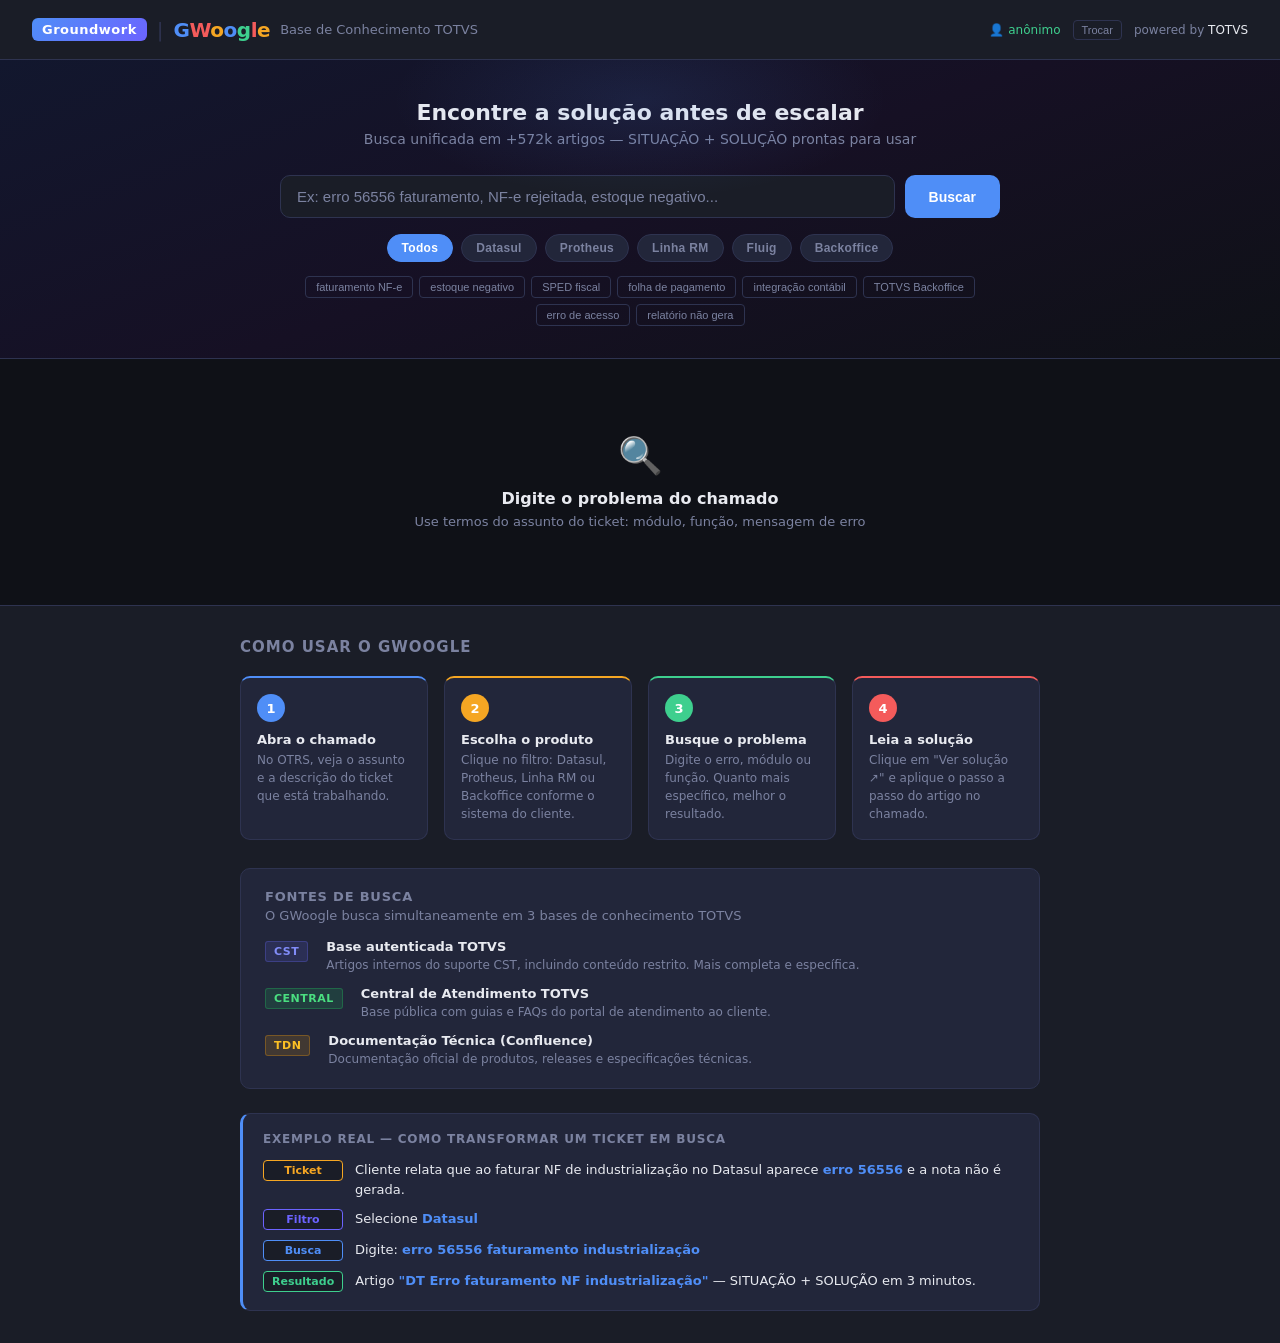
<file: gw-consult.html>
<!DOCTYPE html>
<html lang="pt-BR">
<head>
<meta charset="UTF-8">
<meta name="viewport" content="width=device-width, initial-scale=1.0">
<title>GWoogle — Base de Conhecimento TOTVS</title>
<style>
  :root {
    --bg: #0f1117;
    --surface: #1a1d27;
    --surface2: #22263a;
    --border: #2e3350;
    --accent: #4f8ef7;
    --accent2: #6c63ff;
    --text: #e8eaf0;
    --muted: #7b82a0;
    --ok: #3ecf8e;
    --warn: #f5a623;
    --danger: #f45b5b;
    --radius: 10px;
    --font: 'Inter', system-ui, sans-serif;
  }
  * { box-sizing: border-box; margin: 0; padding: 0; }
  body { font-family: var(--font); background: var(--bg); color: var(--text); min-height: 100vh; }

  /* ── Header ── */
  header {
    background: var(--surface);
    border-bottom: 1px solid var(--border);
    padding: 0 32px;
    display: flex;
    align-items: center;
    justify-content: space-between;
    height: 60px;
  }
  .logo { display: flex; align-items: center; gap: 10px; }
  .logo-badge {
    background: linear-gradient(135deg, var(--accent), var(--accent2));
    color: #fff;
    font-weight: 700;
    font-size: 13px;
    padding: 4px 10px;
    border-radius: 6px;
    letter-spacing: .5px;
  }
  .logo-name {
    font-size: 20px;
    font-weight: 800;
    letter-spacing: -0.5px;
  }
  .logo-name .c1 { color: #4f8ef7; }
  .logo-name .c2 { color: #f45b5b; }
  .logo-name .c3 { color: #f5a623; }
  .logo-name .c4 { color: #4f8ef7; }
  .logo-name .c5 { color: #3ecf8e; }
  .logo-name .c6 { color: #f45b5b; }
  .logo-name .c7 { color: #f5a623; }
  .logo-sep { color: var(--border); font-size: 20px; }
  .logo-sub { font-size: 13px; color: var(--muted); }
  .header-right { font-size: 12px; color: var(--muted); }
  .header-right span { color: var(--ok); }

  /* ── Hero search ── */
  .hero {
    background: linear-gradient(160deg, #12172e 0%, #161024 50%, #0f1117 100%);
    border-bottom: 1px solid var(--border);
    padding: 40px 32px 32px;
    text-align: center;
    position: relative;
    overflow: hidden;
  }
  .hero::before {
    content: '';
    position: absolute;
    top: -60px; left: 50%;
    transform: translateX(-50%);
    width: 500px; height: 200px;
    background: radial-gradient(ellipse, rgba(79,142,247,.12) 0%, transparent 70%);
    pointer-events: none;
  }
  .hero h1 { font-size: 22px; font-weight: 700; margin-bottom: 6px; }
  .hero p { font-size: 14px; color: var(--muted); margin-bottom: 28px; }

  .search-bar {
    display: flex;
    gap: 10px;
    max-width: 720px;
    margin: 0 auto 16px;
  }
  .search-bar input {
    flex: 1;
    background: var(--surface);
    border: 1.5px solid var(--border);
    color: var(--text);
    font-size: 15px;
    padding: 12px 16px;
    border-radius: var(--radius);
    outline: none;
    transition: border .2s;
  }
  .search-bar input:focus { border-color: var(--accent); }
  .search-bar input::placeholder { color: var(--muted); }
  .btn-search {
    background: var(--accent);
    color: #fff;
    border: none;
    border-radius: var(--radius);
    padding: 12px 24px;
    font-size: 14px;
    font-weight: 600;
    cursor: pointer;
    transition: opacity .2s;
    white-space: nowrap;
  }
  .btn-search:hover { opacity: .85; }
  .btn-search:disabled { opacity: .4; cursor: default; }

  /* ── Filtros de produto ── */
  .filters {
    display: flex;
    gap: 8px;
    justify-content: center;
    flex-wrap: wrap;
    max-width: 720px;
    margin: 0 auto;
  }
  .filter-btn {
    background: var(--surface2);
    border: 1.5px solid var(--border);
    color: var(--muted);
    font-size: 12px;
    font-weight: 600;
    padding: 6px 14px;
    border-radius: 20px;
    cursor: pointer;
    transition: all .2s;
    letter-spacing: .3px;
  }
  .filter-btn:hover { border-color: var(--accent); color: var(--text); }
  .filter-btn.active { background: var(--accent); border-color: var(--accent); color: #fff; }

  /* ── Quick searches ── */
  .quick-wrap {
    max-width: 720px;
    margin: 14px auto 0;
    display: flex;
    gap: 6px;
    flex-wrap: wrap;
    justify-content: center;
  }
  .quick-tag {
    background: transparent;
    border: 1px solid var(--border);
    color: var(--muted);
    font-size: 11px;
    padding: 4px 10px;
    border-radius: 4px;
    cursor: pointer;
    transition: all .15s;
  }
  .quick-tag:hover { border-color: var(--accent); color: var(--accent); }

  /* ── Results area ── */
  main { max-width: 800px; margin: 0 auto; padding: 28px 24px; }

  .results-header {
    display: flex;
    align-items: center;
    justify-content: space-between;
    margin-bottom: 16px;
    font-size: 13px;
    color: var(--muted);
  }
  .results-count strong { color: var(--text); }

  /* ── Article card ── */
  .card {
    background: var(--surface);
    border: 1px solid var(--border);
    border-radius: var(--radius);
    padding: 18px 20px;
    margin-bottom: 12px;
    transition: border-color .2s, transform .1s;
  }
  .card:hover { border-color: var(--accent); transform: translateY(-1px); }
  .card-title {
    font-size: 15px;
    font-weight: 600;
    color: var(--accent);
    text-decoration: none;
    display: block;
    margin-bottom: 8px;
    line-height: 1.4;
  }
  .card-title:hover { text-decoration: underline; }
  .card-snippet {
    font-size: 13px;
    color: var(--muted);
    line-height: 1.6;
    margin-bottom: 12px;
  }
  .card-snippet em { color: var(--text); font-style: normal; font-weight: 600; }
  .card-footer {
    display: flex;
    align-items: center;
    justify-content: space-between;
    flex-wrap: wrap;
    gap: 8px;
  }
  .card-labels { display: flex; gap: 6px; flex-wrap: wrap; }
  .label {
    background: var(--surface2);
    border: 1px solid var(--border);
    color: var(--muted);
    font-size: 11px;
    padding: 3px 8px;
    border-radius: 4px;
  }
  .card-date { font-size: 11px; color: var(--muted); }
  .btn-view {
    background: transparent;
    border: 1.5px solid var(--accent);
    color: var(--accent);
    font-size: 12px;
    font-weight: 600;
    padding: 6px 14px;
    border-radius: 6px;
    cursor: pointer;
    text-decoration: none;
    transition: all .2s;
  }
  .btn-view:hover { background: var(--accent); color: #fff; }

  /* ── Source badges (CST / Central) ── */
  .src-badge {
    display: inline-block;
    font-size: 9px;
    font-weight: 700;
    letter-spacing: .5px;
    padding: 2px 6px;
    border-radius: 3px;
    margin-right: 6px;
    vertical-align: middle;
    text-transform: uppercase;
  }
  .src-cst     { background: rgba(99,102,241,.15); color: #818cf8; border:1px solid rgba(99,102,241,.3); }
  .src-central { background: rgba(34,197,94,.15);  color: #4ade80; border:1px solid rgba(34,197,94,.3); }
  .src-tdn     { background: rgba(245,158,11,.15); color: #fbbf24; border:1px solid rgba(245,158,11,.3); }

  /* ── Article expand ── */
  .btn-expand {
    background: transparent;
    border: 1.5px solid var(--border);
    color: var(--muted);
    font-size: 12px;
    font-weight: 600;
    padding: 6px 14px;
    border-radius: 6px;
    cursor: pointer;
    transition: all .2s;
    font-family: inherit;
  }
  .btn-expand:hover { border-color: var(--accent); color: var(--accent); }
  .btn-expand:disabled { opacity: .55; cursor: wait; }
  .card-body {
    display: none;
    margin: 14px 0 6px;
    padding: 16px 18px;
    background: var(--surface2);
    border-radius: 8px;
    border: 1px solid var(--border);
    font-size: 13px;
    color: var(--text);
    line-height: 1.75;
    overflow-x: auto;
  }
  .card-body.show { display: block; animation: fade-in .2s ease; }
  @keyframes fade-in { from { opacity:0; transform:translateY(-4px); } to { opacity:1; transform:translateY(0); } }
  .card-body table { border-collapse: collapse; width: 100%; margin: 10px 0; font-size: 12px; }
  .card-body th, .card-body td { border: 1px solid var(--border); padding: 7px 10px; text-align: left; vertical-align: top; }
  .card-body th { background: var(--surface); font-weight: 600; }
  .card-body tr:nth-child(even) td { background: rgba(255,255,255,.03); }
  .card-body h1,.card-body h2,.card-body h3,.card-body h4 { font-size: 13px; font-weight: 700; margin: 14px 0 6px; color: var(--text); }
  .card-body ul,.card-body ol { padding-left: 22px; margin: 6px 0; }
  .card-body li { margin-bottom: 3px; }
  .card-body a { color: var(--accent); }
  .card-body img { max-width: 100%; height: auto; border-radius: 4px; }
  .card-body p { margin: 6px 0; }
  .card-body strong,.card-body b { color: var(--text); }

  /* ── Pagination ── */
  .pagination {
    display: flex;
    gap: 8px;
    justify-content: center;
    margin-top: 24px;
  }
  .page-btn {
    background: var(--surface);
    border: 1px solid var(--border);
    color: var(--text);
    padding: 8px 16px;
    border-radius: 6px;
    cursor: pointer;
    font-size: 13px;
    transition: all .2s;
  }
  .page-btn:hover:not(:disabled) { border-color: var(--accent); color: var(--accent); }
  .page-btn:disabled { opacity: .3; cursor: default; }

  /* ── States ── */
  .state-box {
    text-align: center;
    padding: 48px 24px;
    color: var(--muted);
  }
  .state-box .icon { font-size: 36px; margin-bottom: 12px; }
  .state-box h3 { font-size: 16px; color: var(--text); margin-bottom: 6px; }
  .state-box p { font-size: 13px; }

  .spinner {
    width: 32px; height: 32px;
    border: 3px solid var(--border);
    border-top-color: var(--accent);
    border-radius: 50%;
    animation: spin .7s linear infinite;
    margin: 0 auto 16px;
  }
  @keyframes spin { to { transform: rotate(360deg); } }

  /* ── Tutorial ── */
  .tutorial {
    background: var(--surface);
    border-top: 1px solid var(--border);
    padding: 32px;
  }
  .tutorial-inner {
    max-width: 800px;
    margin: 0 auto;
  }
  .tutorial h2 {
    font-size: 15px;
    font-weight: 700;
    color: var(--muted);
    text-transform: uppercase;
    letter-spacing: 1px;
    margin-bottom: 20px;
  }
  .steps {
    display: grid;
    grid-template-columns: repeat(auto-fit, minmax(180px, 1fr));
    gap: 16px;
    margin-bottom: 28px;
  }
  .step {
    background: var(--surface2);
    border: 1px solid var(--border);
    border-radius: var(--radius);
    padding: 16px;
  }
  .step:nth-child(1) .step-num { background: #4f8ef7; }
  .step:nth-child(2) .step-num { background: #f5a623; }
  .step:nth-child(3) .step-num { background: #3ecf8e; }
  .step:nth-child(4) .step-num { background: #f45b5b; }
  .step:nth-child(1) { border-top: 2px solid #4f8ef7; }
  .step:nth-child(2) { border-top: 2px solid #f5a623; }
  .step:nth-child(3) { border-top: 2px solid #3ecf8e; }
  .step:nth-child(4) { border-top: 2px solid #f45b5b; }
  .step-num {
    width: 28px; height: 28px;
    color: #fff;
    border-radius: 50%;
    font-size: 13px;
    font-weight: 700;
    display: flex;
    align-items: center;
    justify-content: center;
    margin-bottom: 10px;
  }
  .step h3 { font-size: 13px; font-weight: 700; margin-bottom: 4px; }
  .step p  { font-size: 12px; color: var(--muted); line-height: 1.5; }

  /* ── Sources box ── */
  .sources-box {
    background: var(--surface2);
    border: 1px solid var(--border);
    border-radius: var(--radius);
    padding: 20px 24px;
    margin-bottom: 24px;
  }
  .sources-box h3 {
    font-size: 13px;
    font-weight: 700;
    color: var(--muted);
    text-transform: uppercase;
    letter-spacing: .8px;
    margin-bottom: 4px;
  }
  .sources-subtitle {
    font-size: 13px;
    color: var(--muted);
    margin-bottom: 16px;
  }
  .sources-list {
    display: flex;
    flex-direction: column;
    gap: 12px;
  }
  .source-item {
    display: flex;
    align-items: flex-start;
    gap: 12px;
  }
  .source-item .src-badge {
    flex-shrink: 0;
    margin-top: 2px;
    font-size: 11px;
    padding: 3px 8px;
  }
  .source-item strong {
    font-size: 13px;
    display: block;
    margin-bottom: 2px;
  }
  .source-item p {
    font-size: 12px;
    color: var(--muted);
    line-height: 1.5;
  }

  .example-box {
    background: var(--surface2);
    border: 1px solid var(--border);
    border-left: 3px solid var(--accent);
    border-radius: var(--radius);
    padding: 18px 20px;
  }
  .example-box h3 {
    font-size: 12px;
    font-weight: 700;
    color: var(--muted);
    text-transform: uppercase;
    letter-spacing: .8px;
    margin-bottom: 14px;
  }
  .example-row {
    display: flex;
    align-items: flex-start;
    gap: 12px;
    margin-bottom: 10px;
    font-size: 13px;
  }
  .example-row:last-child { margin-bottom: 0; }
  .ex-label {
    background: var(--surface);
    border: 1px solid var(--border);
    color: var(--muted);
    font-size: 11px;
    font-weight: 600;
    padding: 3px 8px;
    border-radius: 4px;
    white-space: nowrap;
    min-width: 80px;
    text-align: center;
  }
  .ex-label.ticket  { border-color: var(--warn);   color: var(--warn); }
  .ex-label.busca   { border-color: var(--accent);  color: var(--accent); }
  .ex-label.filtro  { border-color: var(--accent2); color: var(--accent2); }
  .ex-label.result  { border-color: var(--ok);      color: var(--ok); }
  .ex-val { color: var(--text); line-height: 1.5; }
  .ex-val em { color: var(--accent); font-style: normal; font-weight: 600; }

  /* ── Responsivo ── */
  @media (max-width: 600px) {
    header { padding: 0 16px; }
    .hero { padding: 28px 16px 24px; }
    .search-bar { flex-direction: column; }
    main { padding: 20px 12px; }
  }
</style>
</head>
<body>

<header>
  <div class="logo">
    <span class="logo-badge">Groundwork</span>
    <span class="logo-sep">|</span>
    <span class="logo-name"><span class="c1">G</span><span class="c2">W</span><span class="c3">o</span><span class="c4">o</span><span class="c5">g</span><span class="c6">l</span><span class="c7">e</span></span>
    <span class="logo-sub">Base de Conhecimento TOTVS</span>
  </div>
  <div class="header-right" style="display:flex;align-items:center;gap:12px;">
    <span id="userLabel" style="font-size:12px;color:var(--muted);">👤 <span id="userName">—</span></span>
    <button onclick="changeUser()" style="font-size:11px;background:none;border:1px solid var(--border);color:var(--muted);border-radius:4px;padding:3px 8px;cursor:pointer;">Trocar</button>
    <span style="color:var(--muted);">powered by <span style="color:var(--text);">TOTVS</span></span>
  </div>
</header>

<div class="hero">
  <h1>Encontre a solução antes de escalar</h1>
  <p>Busca unificada em +572k artigos — SITUAÇÃO + SOLUÇÃO prontas para usar</p>

  <div class="search-bar">
    <input id="searchInput" type="text" placeholder="Ex: erro 56556 faturamento, NF-e rejeitada, estoque negativo..." autocomplete="off" />
    <button class="btn-search" id="btnSearch" onclick="doSearch()">Buscar</button>
  </div>

  <div class="filters">
    <button class="filter-btn active" data-product="" onclick="setProduct(this, '')">Todos</button>
    <button class="filter-btn" data-product="Datasul" onclick="setProduct(this, 'Datasul')">Datasul</button>
    <button class="filter-btn" data-product="Protheus" onclick="setProduct(this, 'Protheus')">Protheus</button>
    <button class="filter-btn" data-product="Linha RM" onclick="setProduct(this, 'Linha RM')">Linha RM</button>
    <button class="filter-btn" data-product="Fluig" onclick="setProduct(this, 'Fluig')">Fluig</button>
    <button class="filter-btn" data-product="TOTVS Backoffice" onclick="setProduct(this, 'TOTVS Backoffice')">Backoffice</button>
  </div>

  <div class="quick-wrap" id="quickWrap"></div>
</div>

<main>
  <div id="resultsArea">
    <div class="state-box">
      <div class="icon">🔍</div>
      <h3>Digite o problema do chamado</h3>
      <p>Use termos do assunto do ticket: módulo, função, mensagem de erro</p>
    </div>
  </div>
</main>

<!-- ── Tutorial de uso ── -->
<div class="tutorial">
  <div class="tutorial-inner">
    <h2>Como usar o GWoogle</h2>
    <div class="steps">
      <div class="step">
        <div class="step-num">1</div>
        <h3>Abra o chamado</h3>
        <p>No OTRS, veja o assunto e a descrição do ticket que está trabalhando.</p>
      </div>
      <div class="step">
        <div class="step-num">2</div>
        <h3>Escolha o produto</h3>
        <p>Clique no filtro: Datasul, Protheus, Linha RM ou Backoffice conforme o sistema do cliente.</p>
      </div>
      <div class="step">
        <div class="step-num">3</div>
        <h3>Busque o problema</h3>
        <p>Digite o erro, módulo ou função. Quanto mais específico, melhor o resultado.</p>
      </div>
      <div class="step">
        <div class="step-num">4</div>
        <h3>Leia a solução</h3>
        <p>Clique em "Ver solução ↗" e aplique o passo a passo do artigo no chamado.</p>
      </div>
    </div>

    <div class="sources-box">
      <h3>Fontes de busca</h3>
      <p class="sources-subtitle">O GWoogle busca simultaneamente em 3 bases de conhecimento TOTVS</p>
      <div class="sources-list">
        <div class="source-item">
          <span class="src-badge src-cst">CST</span>
          <div>
            <strong>Base autenticada TOTVS</strong>
            <p>Artigos internos do suporte CST, incluindo conteúdo restrito. Mais completa e específica.</p>
          </div>
        </div>
        <div class="source-item">
          <span class="src-badge src-central">CENTRAL</span>
          <div>
            <strong>Central de Atendimento TOTVS</strong>
            <p>Base pública com guias e FAQs do portal de atendimento ao cliente.</p>
          </div>
        </div>
        <div class="source-item">
          <span class="src-badge src-tdn">TDN</span>
          <div>
            <strong>Documentação Técnica (Confluence)</strong>
            <p>Documentação oficial de produtos, releases e especificações técnicas.</p>
          </div>
        </div>
      </div>
    </div>

    <div class="example-box">
      <h3>Exemplo real — como transformar um ticket em busca</h3>
      <div class="example-row">
        <span class="ex-label ticket">Ticket</span>
        <span class="ex-val">Cliente relata que ao faturar NF de industrialização no Datasul aparece <em>erro 56556</em> e a nota não é gerada.</span>
      </div>
      <div class="example-row">
        <span class="ex-label filtro">Filtro</span>
        <span class="ex-val">Selecione <em>Datasul</em></span>
      </div>
      <div class="example-row">
        <span class="ex-label busca">Busca</span>
        <span class="ex-val">Digite: <em>erro 56556 faturamento industrialização</em></span>
      </div>
      <div class="example-row">
        <span class="ex-label result">Resultado</span>
        <span class="ex-val">Artigo <em>"DT Erro faturamento NF industrialização"</em> — SITUAÇÃO + SOLUÇÃO em 3 minutos.</span>
      </div>
    </div>
  </div>
</div>

<script>
var activeProduct = '';
var currentPage   = 1;
var lastQuery     = '';
var totalCount    = 0;

var QUICK_ALL = [
  'faturamento NF-e', 'estoque negativo', 'SPED fiscal', 'folha de pagamento',
  'integração contábil', 'TOTVS Backoffice', 'erro de acesso', 'relatório não gera'
];
var QUICK_PRODUCT = {
  'Datasul':         ['FT4003 faturamento', 'MFT nota fiscal', 'erro RE1001', 'MCP financeiro', 'MCE estoque'],
  'Protheus':        ['NF-e rejeição', 'SIGAFAT faturamento', 'SIGAEST estoque', 'SIGAFIN financeiro', 'MATA460'],
  'Linha RM':        ['TOTVS Folha', 'RH férias', 'CORPORE RM', 'FOP pagamento', 'ponto eletrônico'],
  'Fluig':           ['workflow aprovação', 'formulário Fluig', 'processo BPM', 'integração REST'],
  'TOTVS Backoffice':['Backoffice integração', 'DMSCONPAY', 'contas a pagar', 'conciliação bancária'],
};

function renderQuickTags() {
  var tags = activeProduct ? (QUICK_PRODUCT[activeProduct] || QUICK_ALL) : QUICK_ALL;
  var wrap = document.getElementById('quickWrap');
  wrap.innerHTML = tags.map(function(t) {
    return '<button class="quick-tag" onclick="quickSearch(\'' + t.replace(/'/g, "\\'") + '\')">' + t + '</button>';
  }).join('');
}

function setProduct(el, product) {
  activeProduct = product;
  document.querySelectorAll('.filter-btn').forEach(function(b) { b.classList.remove('active'); });
  el.classList.add('active');
  renderQuickTags();
  if (lastQuery) doSearch();
}

function quickSearch(term) {
  document.getElementById('searchInput').value = term;
  doSearch();
}

document.getElementById('searchInput').addEventListener('keydown', function(e) {
  if (e.key === 'Enter') doSearch();
});

function doSearch(page) {
  var q = document.getElementById('searchInput').value.trim();
  if (!q) return;
  lastQuery  = q;
  currentPage = page || 1;
  fetchResults(q, activeProduct, currentPage);
}

// ── Stop words PT-BR ────────────────────────────────────────────────────
var STOP_WORDS = new Set([
  // artigos
  'o','a','os','as','um','uma','uns','umas',
  // preposições e contrações
  'de','do','da','dos','das','em','no','na','nos','nas',
  'ao','à','aos','às','pelo','pela','pelos','pelas',
  'por','para','com','sem','sob','sobre','entre','até',
  'após','ante','perante','contra','desde','pra','pro',
  'num','numa','nuns','numas','desse','dessa','desses','dessas',
  'nesse','nessa','nesses','nessas','neste','nesta','nestes','nestas',
  // conjunções
  'e','ou','mas','porém','contudo','todavia','entretanto',
  'que','se','porque','quando','como','também','nem','pois',
  'então','portanto','logo','assim','ainda','já','só','seu','sua',
  // pronomes / verbos auxiliares comuns
  'eu','tu','ele','ela','nós','vós','eles','elas',
  'me','te','lhe','nos','vos','isso','isto','aquilo',
  'esse','essa','esses','essas','este','esta','estes','estas',
  'não','é','são','foi','era','eram','ser','ter','há','ai',
]);

function removeStopWords(text) {
  var words  = text.trim().split(/\s+/);
  var clean  = words.filter(function(w) {
    return w.length > 1 && !STOP_WORDS.has(w.toLowerCase());
  });
  return clean.length > 0 ? clean.join(' ') : text.trim(); // nunca retorna vazio
}

function fetchResults(query, product, page) {
  var area = document.getElementById('resultsArea');
  var cleanQuery = removeStopWords(query);
  var hint = cleanQuery !== query.trim()
    ? '<p style="font-size:11px;color:var(--muted);margin-top:6px">🔍 Buscando por: <strong style="color:var(--accent)">' + escHtml(cleanQuery) + '</strong></p>'
    : '';
  area.innerHTML = '<div class="state-box"><div class="spinner"></div><p>Consultando base TOTVS...</p>' + hint + '</div>';

  var atendente = localStorage.getItem('gwoogle_user') || '';
  var url = '/api/totvs-search?query=' + encodeURIComponent(cleanQuery) + '&per_page=10&page=' + page;
  if (product)    url += '&product='    + encodeURIComponent(product);
  if (atendente)  url += '&atendente='  + encodeURIComponent(atendente);

  fetch(url)
    .then(function(r) { return r.json(); })
    .then(function(data) {
      if (data.error) { showError(data.error); return; }
      totalCount = data.count || 0;
      renderResults(data);
    })
    .catch(function(err) { showError('Falha na conexão: ' + err.message); });
}

function renderResults(data) {
  var area = document.getElementById('resultsArea');
  if (!data.results || data.results.length === 0) {
    area.innerHTML = '<div class="state-box"><div class="icon">😕</div><h3>Nenhum artigo encontrado</h3><p>Tente termos diferentes ou remova o filtro de produto</p></div>';
    return;
  }

  var pageCount = data.page_count || 1;
  var html = '<div class="results-header">';
  var cleanQ = removeStopWords(lastQuery);
  html += '<span class="results-count"><strong>' + totalCount.toLocaleString('pt-BR') + '</strong> artigos para <em>"' + escHtml(cleanQ) + '"</em>';
  if (activeProduct) html += ' · <strong>' + activeProduct + '</strong>';
  // Breakdown das fontes (CST + Central + TDN)
  if (data.sources) {
    var src = data.sources;
    var parts = [];
    if (src.cst)     parts.push('<span class="src-badge src-cst">CST</span> ' + src.cst.toLocaleString('pt-BR'));
    if (src.central) parts.push('<span class="src-badge src-central">CENTRAL</span> ' + src.central.toLocaleString('pt-BR'));
    if (src.tdn)     parts.push('<span class="src-badge src-tdn">TDN</span> ' + src.tdn.toLocaleString('pt-BR'));
    if (parts.length) html += '<br><span style="font-size:11px;color:var(--muted);margin-top:4px;display:inline-block">' + parts.join(' · ') + '</span>';
  }
  html += '</span>';
  html += '<span>Página ' + currentPage + ' de ' + pageCount + '</span>';
  html += '</div>';

  data.results.forEach(function(r) {
    var date = r.updated_at ? new Date(r.updated_at).toLocaleDateString('pt-BR') : '';
    var snippet = (r.snippet || '').replace(/<[^>]+>/g, '').substring(0, 220);
    var labels = (r.labels || []).slice(0, 3);

    var src = r.source || 'cst';
    var srcBadge;
    if (src === 'central')   srcBadge = '<span class="src-badge src-central" title="Central de Atendimento TOTVS">CENTRAL</span>';
    else if (src === 'tdn')  srcBadge = '<span class="src-badge src-tdn"     title="TOTVS Developer Network">TDN</span>';
    else                     srcBadge = '<span class="src-badge src-cst"     title="Central de Suporte TOTVS - CST">CST</span>';

    html += '<div class="card">';
    html += '<a class="card-title" href="' + r.url + '" target="_blank" rel="noopener">' + srcBadge + ' ' + escHtml(r.title) + ' ↗</a>';
    if (snippet) html += '<div class="card-snippet">' + r.snippet.substring(0, 320) + '...</div>';
    html += '<div class="card-body"></div>';
    html += '<div class="card-footer">';
    html += '<div class="card-labels">';
    labels.forEach(function(l) { html += '<span class="label">' + escHtml(l) + '</span>'; });
    html += '</div>';
    if (date) html += '<span class="card-date">Atualizado ' + date + '</span>';
    html += '<div style="display:flex;gap:8px;align-items:center">';
    html += '<button class="btn-expand" onclick="expandCard(' + r.id + ', this, \'' + src + '\')">Expandir ▼</button>';
    html += '<a class="btn-view" href="' + r.url + '" target="_blank" rel="noopener">Ver ↗</a>';
    html += '</div>';
    html += '</div></div>';
  });

  // Paginação
  if (pageCount > 1) {
    html += '<div class="pagination">';
    html += '<button class="page-btn" onclick="doSearch(' + (currentPage - 1) + ')" ' + (currentPage <= 1 ? 'disabled' : '') + '>← Anterior</button>';
    html += '<button class="page-btn" onclick="doSearch(' + (currentPage + 1) + ')" ' + (currentPage >= pageCount ? 'disabled' : '') + '>Próxima →</button>';
    html += '</div>';
  }

  area.innerHTML = html;
  window.scrollTo({ top: 300, behavior: 'smooth' });
}

function showError(msg) {
  document.getElementById('resultsArea').innerHTML =
    '<div class="state-box"><div class="icon">⚠️</div><h3>Erro ao consultar</h3><p>' + escHtml(msg) + '</p></div>';
}

function escHtml(s) {
  return String(s).replace(/&/g,'&amp;').replace(/</g,'&lt;').replace(/>/g,'&gt;').replace(/"/g,'&quot;');
}

// ── Expandir artigo completo inline ──────────────────────────────────────
function expandCard(id, btn, source) {
  var card = btn.closest('.card');
  var body = card.querySelector('.card-body');

  // Já carregado — apenas alterna visibilidade
  if (body.dataset.loaded === '1') {
    var open = body.classList.toggle('show');
    btn.textContent = open ? 'Recolher ▲' : 'Expandir ▼';
    return;
  }

  // Primeira vez — busca na API
  btn.textContent = 'Carregando…';
  btn.disabled = true;

  fetch('/api/article-body?id=' + id + '&source=' + (source || 'cst'))
    .then(function(r) { return r.json(); })
    .then(function(d) {
      if (d.error) throw new Error(d.error);
      body.innerHTML = d.body || '<em>Conteúdo não disponível.</em>';
      body.dataset.loaded = '1';
      body.classList.add('show');
      btn.textContent = 'Recolher ▲';
      btn.disabled = false;
    })
    .catch(function() {
      body.innerHTML = '<p style="color:#e74c3c">Não foi possível carregar o artigo. <a href="' + btn.closest('.card').querySelector('.card-title').href + '" target="_blank">Abrir no Zendesk ↗</a></p>';
      body.dataset.loaded = '1';
      body.classList.add('show');
      btn.textContent = 'Expandir ▼';
      btn.disabled = false;
    });
}

// ── Identificação do usuário ─────────────────────────────────────────────
function initUser() {
  var saved = localStorage.getItem('gwoogle_user');
  if (!saved) {
    saved = (prompt('Qual é o seu nome? (para registrar quem está usando o GWoogle)') || '').trim();
    if (saved) localStorage.setItem('gwoogle_user', saved);
  }
  var el = document.getElementById('userName');
  if (el) el.textContent = saved || 'anônimo';
}

function changeUser() {
  var name = (prompt('Novo nome:') || '').trim();
  if (name) {
    localStorage.setItem('gwoogle_user', name);
    var el = document.getElementById('userName');
    if (el) el.textContent = name;
  }
}

// Init
renderQuickTags();
initUser();
</script>
</body>
</html>
</file>
